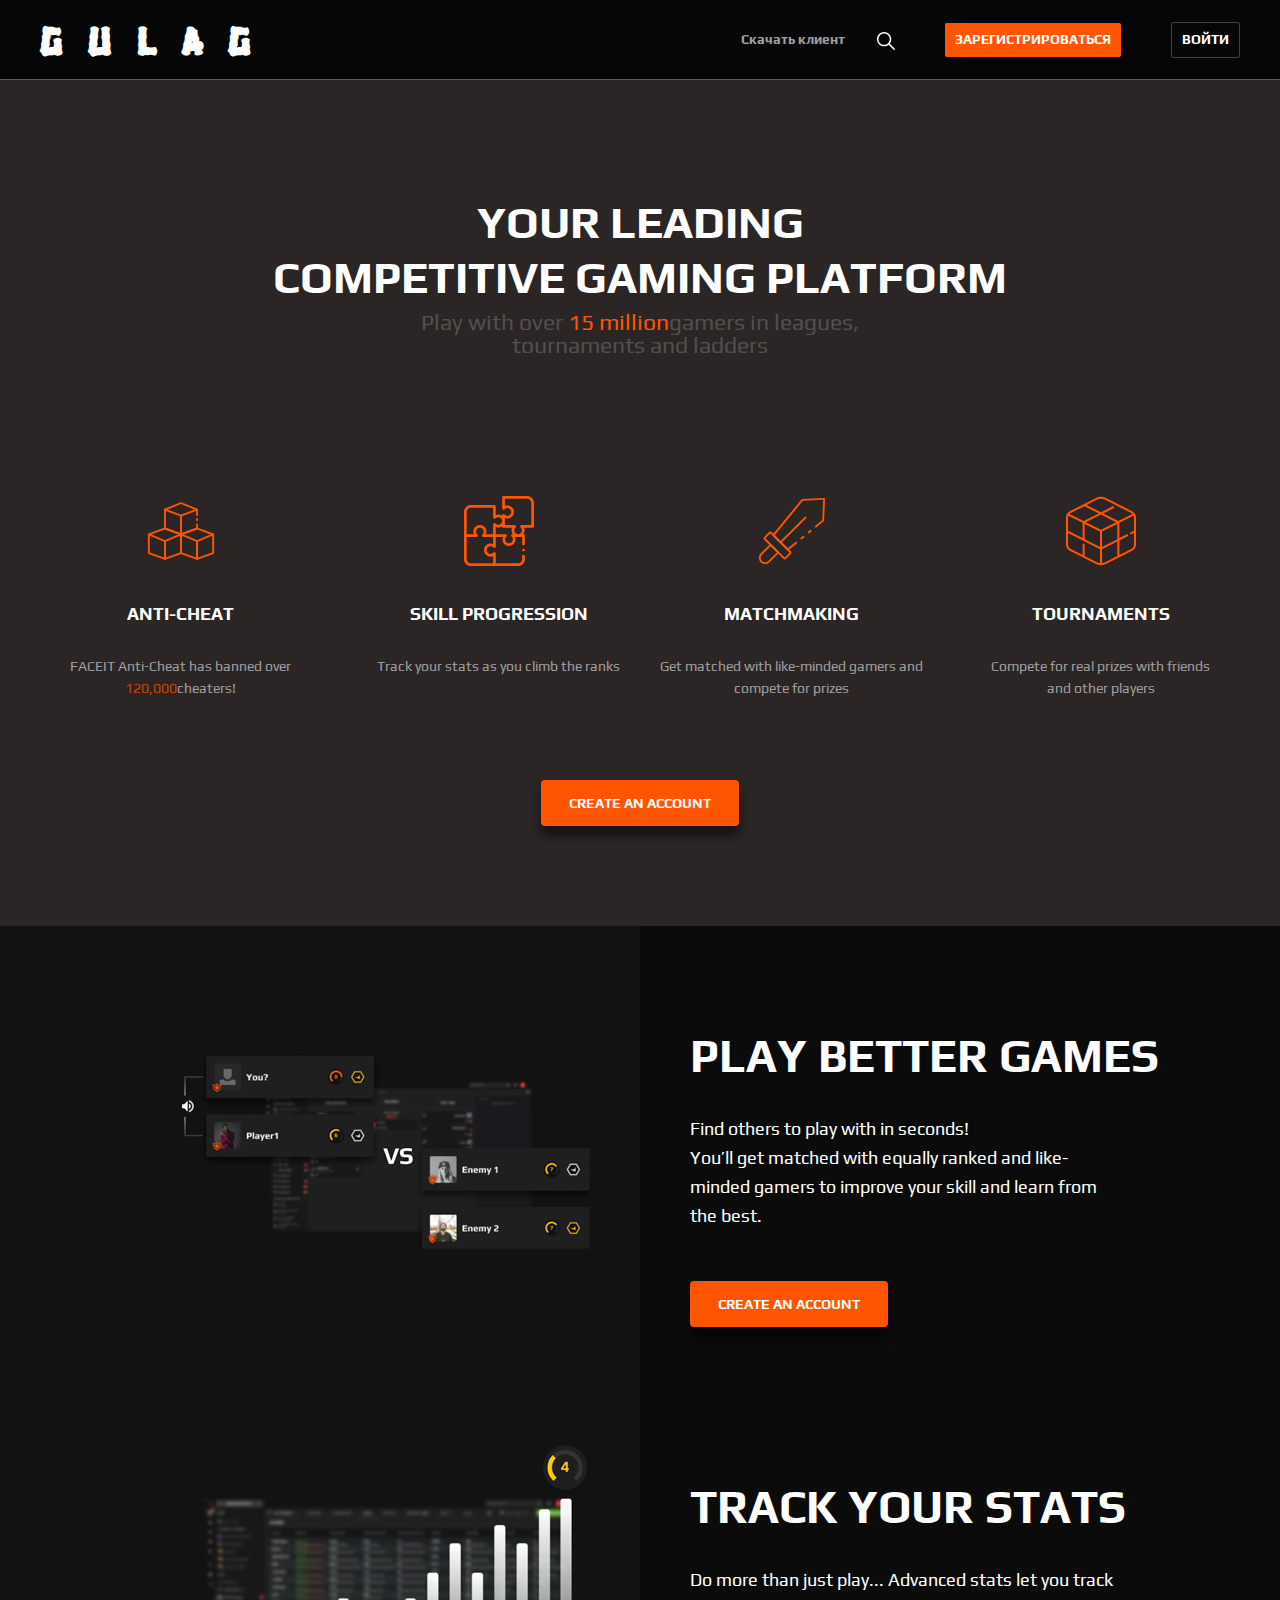
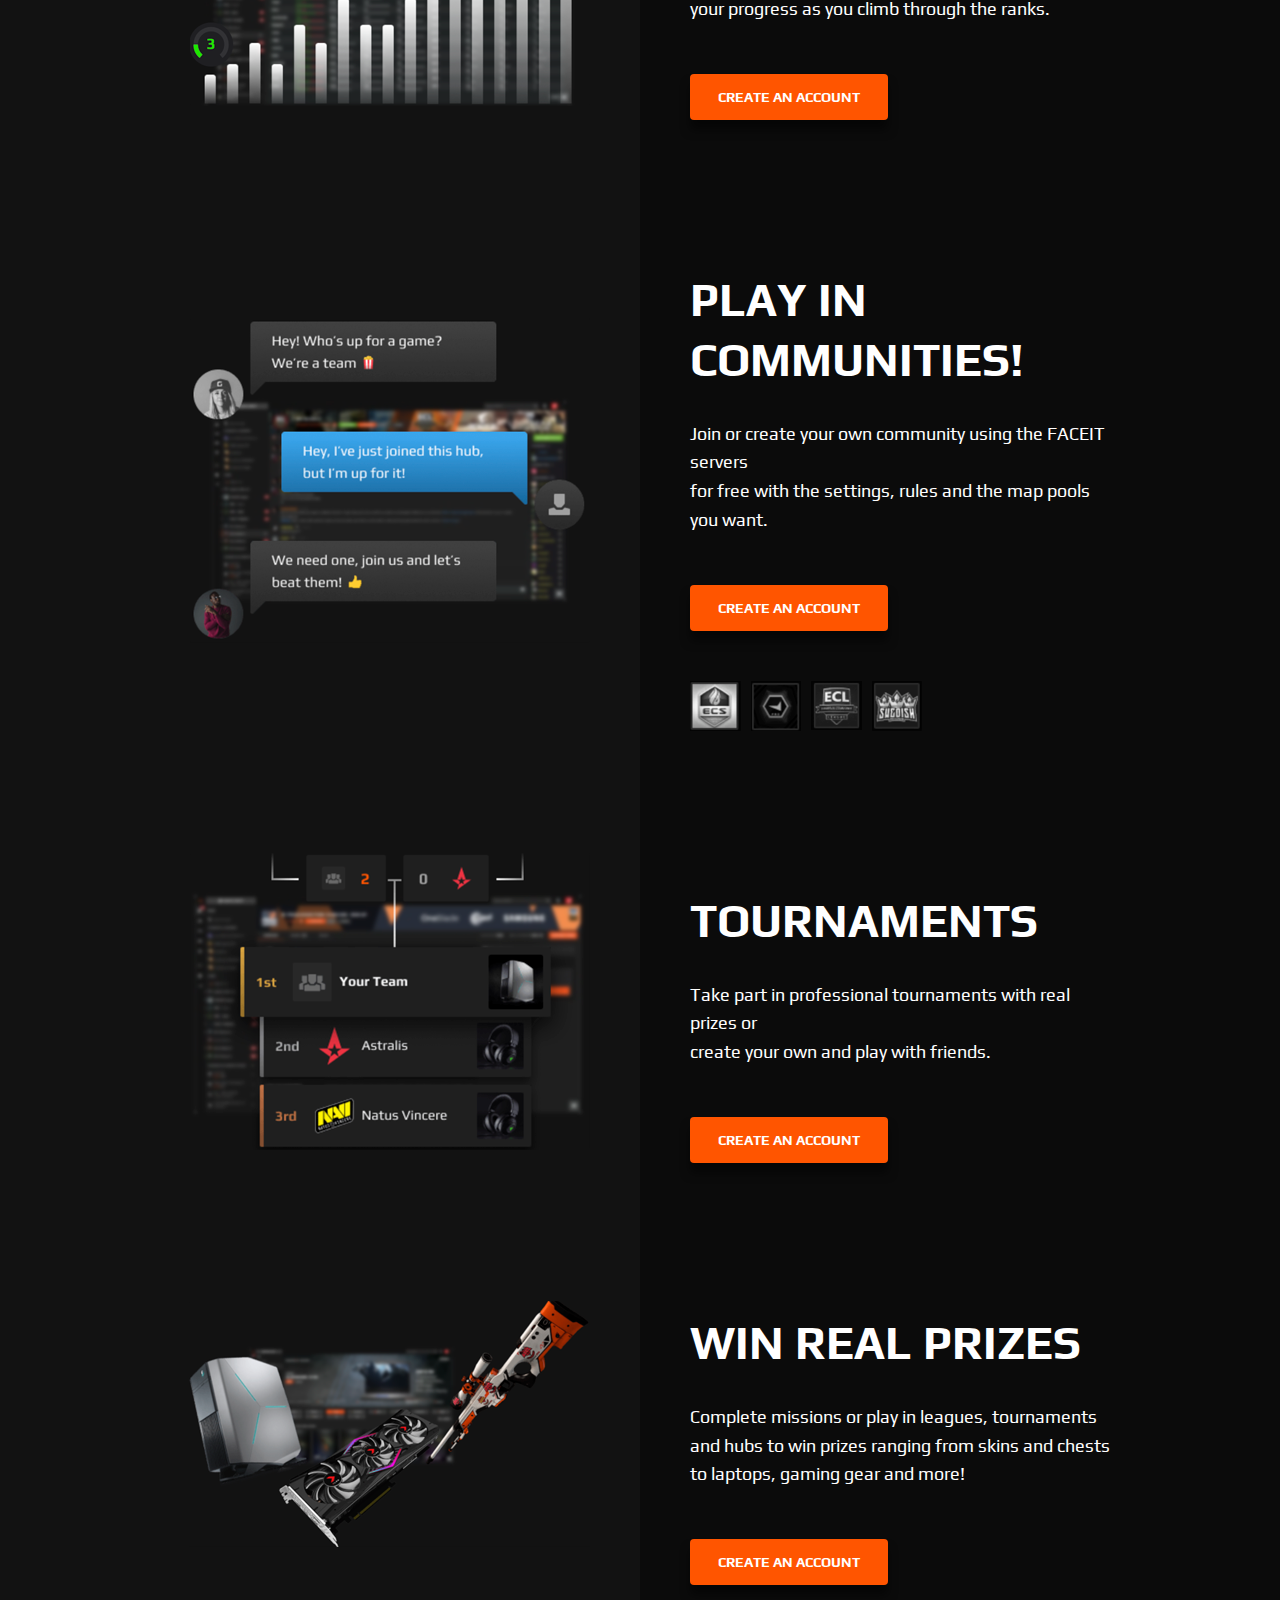
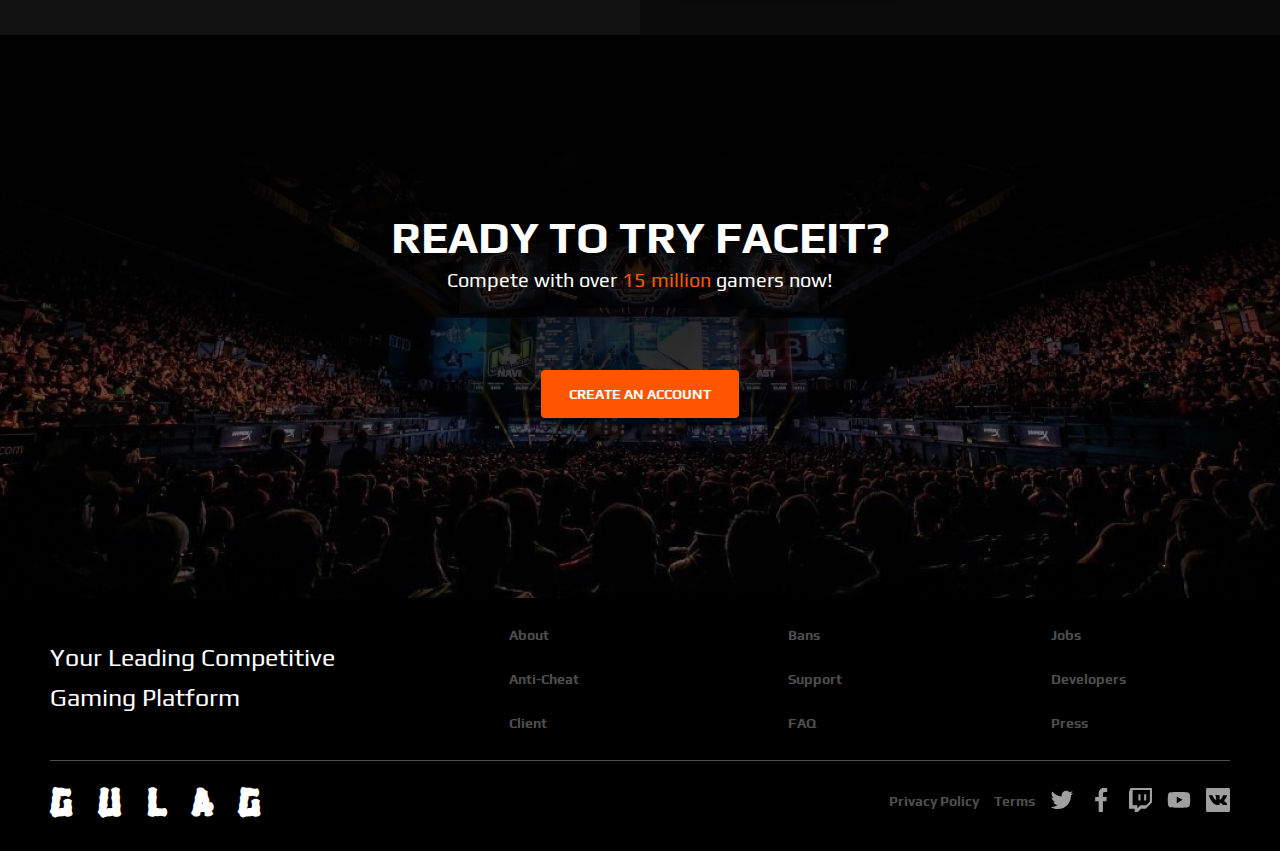
<file: index.html>
<!DOCTYPE html>
<html lang="en">

<head>
	<meta charset="UTF-8">
	<meta name="viewport" content="width=device-width, initial-scale=1.0">
	<link rel="stylesheet" type="text/css" href="css/style.css">
	<title>gulag</title>
</head>

<body>
	<div class="wraper">
		<!-- svg img -->
		<svg display="none">
			<symbol viewBox="0 0 512.005 512.005" id="search">
				<g>
					<g>
						<path
							d="M505.749,475.587l-145.6-145.6c28.203-34.837,45.184-79.104,45.184-127.317c0-111.744-90.923-202.667-202.667-202.667
						S0,90.925,0,202.669s90.923,202.667,202.667,202.667c48.213,0,92.48-16.981,127.317-45.184l145.6,145.6
						c4.16,4.16,9.621,6.251,15.083,6.251s10.923-2.091,15.083-6.251C514.091,497.411,514.091,483.928,505.749,475.587z
						 M202.667,362.669c-88.235,0-160-71.765-160-160s71.765-160,160-160s160,71.765,160,160S290.901,362.669,202.667,362.669z" />
					</g>
				</g>
			</symbol>
			<symbol viewBox="0 0 74 74" id="img01">
				<path d="m54 26.625a1 1 0 0 1 -1-1v-1.25a1 1 0 0 1 2 0v1.25a1 1 0 0 1 -1 1z" />
				<path
					d="m37 41.613a1 1 0 0 1 -1-1v-19.834a1 1 0 0 1 .654-.938l17-6.257a1 1 0 0 1 1.346.938v5.853a1 1 0 0 1 -2 0v-4.419l-15 5.521v17.7l15-5.521v-3.656a1 1 0 0 1 2 0v4.356a1 1 0 0 1 -.654.938l-17 6.257a1.015 1.015 0 0 1 -.346.062z" />
				<path
					d="m37 41.613a1.015 1.015 0 0 1 -.346-.062l-17-6.257a1 1 0 0 1 -.654-.938v-19.834a1 1 0 0 1 1.346-.938l17 6.257a1 1 0 0 1 .654.938v19.834a1 1 0 0 1 -1 1zm-16-7.955 15 5.521v-17.7l-15-5.523z" />
				<path
					d="m54 15.523a.989.989 0 0 1 -.385-.078l-16.615-6.923-16.615 6.923a1 1 0 1 1 -.77-1.845l17-7.084a1.007 1.007 0 0 1 .77 0l17 7.084a1 1 0 0 1 -.385 1.923z" />
				<path
					d="m54 67.561a1.014 1.014 0 0 1 -.346-.061l-17-6.258a1 1 0 0 1 -.654-.942v-19.687a1 1 0 0 1 1.391-.921l17 7.2a1 1 0 0 1 .609.921v18.748a1 1 0 0 1 -1 1zm-16-7.955 15 5.521v-16.647l-15-6.357z" />
				<path
					d="m54 67.561a1 1 0 0 1 -1-1v-18.743a1 1 0 0 1 .609-.921l17-7.2a1 1 0 0 1 1.391.916v19.687a1 1 0 0 1 -.654.938l-17 6.258a1.014 1.014 0 0 1 -.346.065zm1-19.081v16.647l15-5.521v-17.483z" />
				<path
					d="m71 41.613a1 1 0 0 1 -.346-.062l-16.654-6.13-16.654 6.13a1 1 0 0 1 -.692-1.877l17-6.257a1 1 0 0 1 .692 0l17 6.257a1 1 0 0 1 -.346 1.939z" />
				<path
					d="m20 67.561a1 1 0 0 1 -1-1v-18.743a1 1 0 0 1 .609-.921l17-7.2a1 1 0 0 1 1.391.916v19.687a1 1 0 0 1 -.654.938l-17 6.258a1.014 1.014 0 0 1 -.346.065zm1-19.081v16.647l15-5.521v-17.483z" />
				<path
					d="m20 67.561a1.014 1.014 0 0 1 -.346-.061l-17-6.258a1 1 0 0 1 -.654-.942v-19.687a1 1 0 0 1 1.391-.921l17 7.2a1 1 0 0 1 .609.921v18.748a1 1 0 0 1 -1 1zm-16-7.955 15 5.521v-16.647l-15-6.357z" />
				<path
					d="m37 41.613a1 1 0 0 1 -.346-.062l-16.654-6.13-16.654 6.13a1 1 0 0 1 -.692-1.877l17-6.257a1 1 0 0 1 .692 0l17 6.257a1 1 0 0 1 -.346 1.939z" />
			</symbol>
			<symbol viewBox="0 0 512 512" id="img02">
				<g id="XMLID_1631_">
					<g id="XMLID_321_">
						<path id="XMLID_347_"
							d="m462 0h-172.757c-5.523 0-10 4.477-10 10v81.444c0 4.167 2.584 7.898 6.486 9.362 3.899 1.463 8.301.356 11.044-2.783 5.738-6.567 14.037-10.03 22.749-9.519 13.936.827 25.172 11.945 26.137 25.86.545 7.859-2.094 15.337-7.431 21.057-5.343 5.727-12.596 8.88-20.423 8.88-8.052 0-15.718-3.488-21.032-9.569-2.742-3.139-7.144-4.248-11.044-2.783-3.901 1.464-6.486 5.195-6.486 9.362v2.623c-7.136-5.13-15.726-8.357-25.021-8.91-7.492-.445-14.799.83-21.465 3.629v-62.167c0-5.523-4.477-10-10-10h-172.757c-27.57 0-50 22.43-50 50v345.514c0 27.57 22.43 50 50 50h345.514c27.57 0 50-22.43 50-50v-21.378c0-5.523-4.477-10-10-10s-10 4.477-10 10v21.378c0 16.542-13.458 30-30 30h-162.757v-71.444c0-4.167-2.584-7.898-6.486-9.362-3.901-1.466-8.303-.356-11.044 2.783-5.314 6.082-12.98 9.57-21.032 9.57-7.827 0-15.08-3.154-20.423-8.88-5.337-5.72-7.977-13.199-7.432-21.058.965-13.916 12.201-25.033 26.137-25.86 8.71-.516 17.011 2.951 22.75 9.519 2.742 3.138 7.142 4.246 11.044 2.783 3.901-1.464 6.486-5.195 6.486-9.362v-71.444h52.2c-2.446 5.813-3.747 12.115-3.747 18.562 0 13.238 5.553 26.012 15.236 35.046 9.819 9.162 22.633 13.693 36.087 12.761 23.914-1.659 43.019-20.963 44.44-44.904.444-7.492-.829-14.799-3.629-21.465h52.169v51.379c0 5.523 4.477 10 10 10s10-4.477 10-10v-61.379c0-5.523-4.477-10-10-10h-.963c5.785-8.085 8.996-17.868 8.996-27.924 0-6.447-1.301-12.749-3.747-18.562h62.201c5.523 0 10-4.477 10-10v-172.759c0-27.57-22.43-50-50-50zm-442 116.486c0-16.542 13.458-30 30-30h162.757v71.444c0 4.167 2.584 7.898 6.486 9.362 3.898 1.463 8.301.355 11.044-2.783 5.737-6.566 14.033-10.035 22.749-9.519 13.935.828 25.172 11.945 26.137 25.861.545 7.859-2.094 15.337-7.432 21.058-5.343 5.726-12.596 8.88-20.423 8.88-8.052 0-15.718-3.488-21.031-9.569-2.743-3.14-7.145-4.248-11.044-2.783-3.902 1.464-6.486 5.195-6.486 9.362v71.444h-52.201c2.446-5.813 3.747-12.115 3.747-18.562 0-13.238-5.553-26.011-15.236-35.046-9.819-9.161-22.635-13.69-36.085-12.761-23.915 1.659-43.02 20.963-44.441 44.903-.445 7.492.829 14.8 3.628 21.465h-52.169zm171.292 231.297c-23.94 1.421-43.245 20.527-44.903 44.441-.933 13.451 3.599 26.267 12.76 36.085 9.035 9.683 21.809 15.236 35.046 15.236 6.447 0 12.748-1.3 18.562-3.747v52.202h-162.757c-16.542 0-30-13.458-30-30v-162.757h71.444c4.167 0 7.898-2.584 9.362-6.486s.355-8.303-2.783-11.044c-6.567-5.737-10.036-14.029-9.519-22.749.827-13.936 11.945-25.172 25.86-26.137 7.859-.544 15.337 2.094 21.058 7.432 5.726 5.343 8.88 12.596 8.88 20.423 0 8.052-3.488 15.718-9.569 21.031-3.138 2.742-4.247 7.143-2.783 11.044 1.464 3.902 5.195 6.486 9.362 6.486h71.444v52.169c-6.665-2.801-13.973-4.077-21.464-3.629zm156.198-51.009c6.566 5.737 10.036 14.029 9.519 22.749-.827 13.935-11.945 25.171-25.86 26.137-7.858.541-15.338-2.094-21.058-7.432-5.727-5.343-8.88-12.596-8.88-20.423 0-8.052 3.488-15.718 9.569-21.032 3.138-2.742 4.247-7.143 2.783-11.044s-5.195-6.486-9.362-6.486h-71.443v-52.2c5.813 2.446 12.115 3.747 18.562 3.747 10.056 0 19.84-3.211 27.924-8.996v.964c0 5.523 4.477 10 10 10h62.169c-2.8 6.666-4.073 13.973-3.629 21.465.552 9.296 3.779 17.885 8.909 25.021h-2.623c-4.167 0-7.898 2.584-9.362 6.486-1.465 3.901-.356 8.302 2.782 11.044zm144.51-84.017h-71.443c-4.167 0-7.898 2.584-9.362 6.486-1.464 3.901-.355 8.302 2.783 11.044 6.082 5.313 9.569 12.979 9.569 21.031 0 7.827-3.154 15.08-8.88 20.423-5.72 5.337-13.199 7.977-21.058 7.432-13.916-.965-25.033-12.202-25.86-26.137-.518-8.72 2.952-17.012 9.518-22.75 3.138-2.742 4.247-7.143 2.783-11.044s-5.195-6.486-9.362-6.486h-71.443v-52.201c5.813 2.446 12.115 3.747 18.562 3.747 13.238 0 26.012-5.553 35.046-15.236 9.162-9.819 13.693-22.634 12.76-36.085-1.659-23.915-20.963-43.02-44.903-44.441-7.495-.446-14.8.829-21.465 3.629v-52.169h162.755c16.542 0 30 13.458 30 30z" />
						<path id="XMLID_351_"
							d="m435.51 385.62c-2.63 0-5.21 1.07-7.07 2.93s-2.93 4.44-2.93 7.07 1.07 5.21 2.93 7.07 4.44 2.93 7.07 2.93 5.21-1.07 7.07-2.93c1.87-1.86 2.93-4.44 2.93-7.07s-1.06-5.21-2.93-7.07c-1.86-1.86-4.43-2.93-7.07-2.93z" />
					</g>
				</g>
			</symbol>
			<symbol viewBox="0 0 74 74" id="img03">
				<path
					d="m46.8 45.93a1 1 0 0 1 -.631-1.776l2.29-1.861a1 1 0 0 1 1.261 1.553l-2.29 1.861a1 1 0 0 1 -.63.223z" />
				<path
					d="m32.55 57.61a1 1 0 0 1 -.707-.293l-15.16-15.16a1 1 0 0 1 -.066-1.341l30.6-37.36a1 1 0 0 1 .726-.365l23.01-1.091a1.031 1.031 0 0 1 .754.292 1 1 0 0 1 .293.755l-1.09 23.01a1 1 0 0 1 -.365.726l-7.65 6.27a1 1 0 1 1 -1.268-1.547l7.306-5.988 1.016-21.467-21.467 1.017-29.745 36.315 13.88 13.879 8.109-6.645a1 1 0 0 1 1.268 1.547l-8.81 7.219a1 1 0 0 1 -.634.227z" />
				<path
					d="m54.53 39.61a1 1 0 0 1 -.633-1.775l2.291-1.869a1 1 0 0 1 1.264 1.549l-2.29 1.869a.992.992 0 0 1 -.632.226z" />
				<path
					d="m29.31 67.055a2.075 2.075 0 0 1 -1.474-.61l-20.281-20.281a2.086 2.086 0 0 1 0-2.948l5.035-5.035a2.134 2.134 0 0 1 2.949 0l20.28 20.281a2.083 2.083 0 0 1 0 2.948l-5.035 5.035a2.077 2.077 0 0 1 -1.474.61zm-15.246-27.481a.09.09 0 0 0 -.064.026l-5.031 5.03a.085.085 0 0 0 0 .12l20.281 20.281a.084.084 0 0 0 .12 0l5.035-5.031a.1.1 0 0 0 0-.12l-20.281-20.28a.086.086 0 0 0 -.06-.026z" />
				<path
					d="m8.656 72a6.655 6.655 0 0 1 -4.706-11.362l9.75-9.747a1.029 1.029 0 0 1 1.414 0l8 8a1 1 0 0 1 0 1.414l-9.752 9.745a6.608 6.608 0 0 1 -4.706 1.95zm5.744-18.988-9.039 9.04a4.656 4.656 0 1 0 6.584 6.584l9.04-9.039z" />
				<path
					d="m24.972 50.028a1 1 0 0 1 -.707-1.707l26.335-26.332a1 1 0 1 1 1.411 1.411l-26.332 26.335a1 1 0 0 1 -.707.293z" />
			</symbol>
			<symbol viewBox="0 -5 512 511" id="img04">
				<path
					d="m483.621094 105.785156-190.953125-96.578125c-22.960938-11.609375-50.375-11.609375-73.335938 0l-190.953125 96.578125c-8.304687 4.199219-28.378906 19.265625-28.378906 46.15625v196.976563c0 19.617187 10.875 37.300781 28.378906 46.15625l97.261719 49.191406h.007813l93.683593 47.382813c5.652344 2.859374 21.160157 8.972656 36.667969 8.972656s31.015625-6.113282 36.667969-8.972656l190.953125-96.574219c17.503906-8.855469 28.378906-26.539063 28.378906-46.15625v-196.976563c0-27.769531-20.074219-41.957031-28.378906-46.15625zm-257.519532-83.191406c18.722657-9.464844 41.074219-9.464844 59.796876 0l190.953124 96.574219c3.371094 1.707031 6.449219 3.921875 9.128907 6.546875l-103.019531 52.101562-110.339844-55.804687 75.976562-38.425781c3.695313-1.871094 5.175782-6.382813 3.304688-10.078126-1.867188-3.695312-6.382813-5.179687-10.074219-3.308593l-85.824219 43.40625-104.929687-53.066407zm37.398438 344.054688v-111.609376l111.972656-56.625v111.605469zm-248.5-214.707032c0-4.710937.921875-9.332031 2.652344-13.652344l103.875 52.53125v111.609376l-106.527344-53.875zm241 90.082032-110.339844-55.804688 110.34375-55.804688 110.339844 55.808594zm-119.472656-43.613282 111.972656 56.628906v111.609376l-111.972656-56.628907zm-101.378906-79.242187 99.308593-50.226563 104.925781 53.070313-110.339843 55.804687-103.023438-52.105468c2.679688-2.625 5.757813-4.835938 9.128907-6.542969zm101.378906 313.792969v-82.800782c0-4.140625-3.359375-7.5-7.5-7.5-4.144532 0-7.5 3.359375-7.5 7.5v75.214844l-86.378906-43.6875c-12.425782-6.285156-20.148438-18.84375-20.148438-32.769531v-83.550781l233.5 118.09375v101.503906c-7.78125-.894532-15.410156-3.167969-22.398438-6.703125zm149.371094 45.300781c-6.988282 3.535156-14.613282 5.804687-22.394532 6.699219v-101.503907l111.96875-56.628906v106.132813zm211.101562-129.34375c0 13.925781-7.722656 26.484375-20.148438 32.769531l-86.378906 43.6875v-106.132812l60.976563-30.839844c3.695312-1.867188 5.175781-6.378906 3.308593-10.078125-1.871093-3.695313-6.386718-5.175781-10.078124-3.308594l-54.203126 27.414063v-111.601563l103.875-52.535156c1.730469 4.324219 2.648438 8.941406 2.648438 13.648437v96.613282l-25.382812 12.839843c-3.695313 1.867188-5.175782 6.378907-3.308594 10.078125 1.871094 3.695313 6.386718 5.175782 10.078125 3.304688l18.613281-9.410156zm0 0" />
			</symbol>
			<symbol viewBox="0 0 24 24" id="facebook">
				<path
					d="m15.997 3.985h2.191v-3.816c-.378-.052-1.678-.169-3.192-.169-3.159 0-5.323 1.987-5.323 5.639v3.361h-3.486v4.266h3.486v10.734h4.274v-10.733h3.345l.531-4.266h-3.877v-2.939c.001-1.233.333-2.077 2.051-2.077z" />
			</symbol>
			<symbol viewBox="0 0 24 24" id="twitch">
				<path
					d="m.975 4.175v16.694h5.749v3.131h3.139l3.134-3.132h4.705l6.274-6.258v-14.61h-21.434zm3.658-2.09h17.252v11.479l-3.66 3.652h-5.751l-3.134 3.127v-3.127h-4.707z" />
				<path d="m10.385 6.262h2.09v6.26h-2.09z" />
				<path d="m16.133 6.262h2.091v6.26h-2.091z" />
			</symbol>
			<symbol viewBox="-21 -81 681.33464 681" id="twitter">
				<path
					d="m200.964844 515.292969c241.050781 0 372.871094-199.703125 372.871094-372.871094 0-5.671875-.117188-11.320313-.371094-16.9375 25.585937-18.5 47.824218-41.585937 65.371094-67.863281-23.480469 10.441406-48.753907 17.460937-75.257813 20.636718 27.054687-16.230468 47.828125-41.894531 57.625-72.488281-25.320313 15.011719-53.363281 25.917969-83.214844 31.808594-23.914062-25.472656-57.964843-41.402344-95.664062-41.402344-72.367188 0-131.058594 58.6875-131.058594 131.03125 0 10.289063 1.152344 20.289063 3.398437 29.882813-108.917968-5.480469-205.503906-57.625-270.132812-136.921875-11.25 19.363281-17.742188 41.863281-17.742188 65.871093 0 45.460938 23.136719 85.605469 58.316407 109.082032-21.5-.660156-41.695313-6.5625-59.351563-16.386719-.019531.550781-.019531 1.085937-.019531 1.671875 0 63.46875 45.171875 116.460938 105.144531 128.46875-11.015625 2.996094-22.605468 4.609375-34.558594 4.609375-8.429687 0-16.648437-.828125-24.632812-2.363281 16.683594 52.070312 65.066406 89.960937 122.425781 91.023437-44.855469 35.15625-101.359375 56.097657-162.769531 56.097657-10.5625 0-21.003906-.605469-31.2617188-1.816407 57.9999998 37.175781 126.8710938 58.871094 200.8867188 58.871094" />
			</symbol>
			<symbol viewBox="0 0 14.171 14.171" id="vk">
				<g>
					<path d="M13.268,0H0.905C0.405,0,0,0.405,0,0.904v12.363c0,0.499,0.405,0.904,0.905,0.904h12.362
					c0.499,0,0.904-0.405,0.904-0.904V0.904C14.172,0.404,13.767,0,13.268,0z M11.755,8.635c0.259,0.264,0.821,0.707,0.719,1.158
					c-0.094,0.414-0.712,0.263-1.312,0.287c-0.685,0.029-1.091,0.044-1.503-0.287C9.465,9.636,9.351,9.45,9.165,9.242
					C8.996,9.054,8.783,8.717,8.493,8.73C7.972,8.756,8.135,9.482,7.95,9.977c-2.896,0.456-4.059-1.333-5.085-3.069
					C2.368,6.067,1.65,4.261,1.65,4.261l2.048-0.007c0,0,0.657,1.195,0.831,1.503c0.148,0.262,0.311,0.47,0.479,0.704
					c0.141,0.194,0.364,0.574,0.608,0.543c0.397-0.051,0.469-1.591,0.223-2.107C5.741,4.688,5.506,4.615,5.263,4.544
					C5.345,4.026,7.56,3.918,7.918,4.32c0.52,0.584-0.36,2.21,0.352,2.684c1-0.524,1.854-2.718,1.854-2.718l2.398,0.015
					c0,0-0.375,1.186-0.768,1.712c-0.229,0.308-0.989,0.994-0.959,1.503C10.819,7.919,11.437,8.311,11.755,8.635z" />
				</g>
			</symbol>
			<symbol viewBox="-21 -117 682.66672 682" id="youtube">
				<path
					d="m626.8125 64.035156c-7.375-27.417968-28.992188-49.03125-56.40625-56.414062-50.082031-13.703125-250.414062-13.703125-250.414062-13.703125s-200.324219 0-250.40625 13.183593c-26.886719 7.375-49.03125 29.519532-56.40625 56.933594-13.179688 50.078125-13.179688 153.933594-13.179688 153.933594s0 104.378906 13.179688 153.933594c7.382812 27.414062 28.992187 49.027344 56.410156 56.410156 50.605468 13.707031 250.410156 13.707031 250.410156 13.707031s200.324219 0 250.40625-13.183593c27.417969-7.378907 49.03125-28.992188 56.414062-56.40625 13.175782-50.082032 13.175782-153.933594 13.175782-153.933594s.527344-104.382813-13.183594-154.460938zm-370.601562 249.878906v-191.890624l166.585937 95.945312zm0 0" />
			</symbol>
			<symbol viewBox="0 0 488.85 488.85" id="eye__password">
				<g>
					<path d="M244.425,98.725c-93.4,0-178.1,51.1-240.6,134.1c-5.1,6.8-5.1,16.3,0,23.1c62.5,83.1,147.2,134.2,240.6,134.2
						s178.1-51.1,240.6-134.1c5.1-6.8,5.1-16.3,0-23.1C422.525,149.825,337.825,98.725,244.425,98.725z M251.125,347.025
						c-62,3.9-113.2-47.2-109.3-109.3c3.2-51.2,44.7-92.7,95.9-95.9c62-3.9,113.2,47.2,109.3,109.3
						C343.725,302.225,302.225,343.725,251.125,347.025z M248.025,299.625c-33.4,2.1-61-25.4-58.8-58.8c1.7-27.6,24.1-49.9,51.7-51.7
						c33.4-2.1,61,25.4,58.8,58.8C297.925,275.625,275.525,297.925,248.025,299.625z" />
				</g>
			</symbol>
		</svg>
		<header>
			<div class="header__conteiner">
				<div class="menu__burger burger" id="menu__burger">
					<span class="span__up"></span>
					<span class="span__midle"></span>
					<span class="span__down"></span>
				</div>
				<div class="header__content">
					<div class="header__logo logo">
						<a href="#">GULAG</a>
					</div>
					<div class="header__meny" id="header__meny">
						<!-- button to download client -->
						<div class="header__client">
							<a class="download__client" href="#">Скачать клиент</a>
						</div>
						<!-- button search -->
						<div class="header__search" id="header__search">
							<svg class="search__icon" id="search__icon">
								<use xlink:href="#search"></use>
							</svg>
							<form class="header__form" action="#" id="header__form">
								<input type="text" placeholder="Search">
							</form>
						</div>
						<!-- button register -->
						<div class="header__register">
							<a href="#popup__registretion" class="btn__register popup-link">
								ЗАРЕГИСТРИРОВАТЬСЯ
							</a>
						</div>
						<!-- button logine -->
						<div class="header__login">
							<a href="#popup__login" class="btn__login popup-link">
								ВОЙТИ
							</a>
						</div>
					</div>
				</div>
			</div>
		</header>
		<section class="start__content">
			<div class='conteiner'>
				<!-- header ttile block -->
				<div class="header__title">
					<h1 class="title title">YOUR LEADING</h1>
					<h2 class="sub__title">COMPETITIVE GAMING PLATFORM</h2>
					<p class="subsub__title">Play with over <span>15 million</span>gamers in leagues, <br> tournaments
						and
						ladders</p>
				</div>
				<!-- header info blok -->
				<div class="header__info">
					<div class="header__cards">
						<div class="header__cards-Grup">
							<!-- first card -->
							<div class="info__body card__info">
								<div class="card__info-img">
									<svg id="search__icon">
										<use xlink:href="#img01"></use>
									</svg>
								</div>
								<div class="card__info-title">
									ANTI-CHEAT
								</div>
								<div class="card__info-subtitle">
									<p>FACEIT Anti-Cheat has banned over <br> <span>120,000</span>cheaters!</p>
								</div>
							</div>
							<!-- second card -->
							<div class="info__body card__info">
								<div class="card__info-img">
									<svg id="search__icon">
										<use xlink:href="#img02"></use>
									</svg>
								</div>
								<div class="card__info-title">
									SKILL PROGRESSION
								</div>
								<div class="card__info-subtitle">
									<p>Track your stats as you climb the ranks</p>
								</div>
							</div>
						</div>
						<div class="header__cards-Grup">
							<!-- third card -->
							<div class="info__body card__info">
								<div class="card__info-img">
									<svg id="search__icon">
										<use xlink:href="#img03"></use>
									</svg>
								</div>
								<div class="card__info-title">
									MATCHMAKING
								</div>
								<div class="card__info-subtitle">
									<p>Get matched with like-minded gamers and <br> compete for prizes</p>
								</div>
							</div>
							<!-- fourth card -->
							<div class="info__body card__info">
								<div class="card__info-img">
									<svg id="search__icon">
										<use xlink:href="#img04"></use>
									</svg>
								</div>
								<div class="card__info-title">
									TOURNAMENTS
								</div>
								<div class="card__info-subtitle">
									<p>Compete for real prizes with friends <br> and other players</p>
								</div>
							</div>
						</div>
					</div>
					<div class="header__info-btn create-btn">
						<a href="#popup__registretion" class="popup-link">Create an account</a>
					</div>
				</div>
			</div>
		</section>
		<section class="offers">
			<!-- Flex container -->
			<div class="offers__allbox">
				<!-- first card -->
				<div class="offers__card card__offer">
					<!-- Left card side -->
					<div class="card__offer-left">
						<div class="card__offer-img">
							<img src="img/offers/01.png" alt="warzone">
						</div>
					</div>
					<!-- Right card side -->
					<div class="card__offer-right">
						<div class="offers__title">
							<h2>PLAY BETTER GAMES</h2>
							<p>Find others to play with in seconds! <br>
								You’ll get matched with equally ranked and like-minded gamers to improve your skill and
								learn from the best.</p>
						</div>
						<div class="offers__btn-create create-btn">
							<a href="#popup__registretion" class="popup-link">Create an account</a>
						</div>
					</div>
				</div>
				<!-- Second card -->
				<div class="offers__card second__offer">
					<!-- Left card side -->
					<div class="card__offer-left">
						<div class="card__offer-img">
							<img src="img/offers/02.png" alt="warzone">
						</div>
					</div>
					<!-- Right card side -->
					<div class="card__offer-right">
						<div class="offers__title">
							<h2>TRACK YOUR STATS</h2>
							<p>Do more than just play... Advanced stats let you track your progress as you climb through
								the ranks.</p>
						</div>
						<div class="offers__btn-create create-btn">
							<a href="#popup__registretion" class="popup-link">Create an account</a>
						</div>
					</div>
				</div>
				<!-- thirst card -->
				<div class="offers__card thirst__offer">
					<!-- Left card side -->
					<div class="card__offer-left">
						<div class="card__offer-img">
							<img src="img/offers/03.png" alt="warzone">
						</div>
					</div>
					<!-- Right card side -->
					<div class="card__offer-right">
						<div class="offers__title">
							<h2>PLAY IN <br> COMMUNITIES!</h2>
							<p>Join or create your own community using the FACEIT servers <br> for free with the
								settings,
								rules and the map pools <br> you want.</p>
						</div>
						<div class="offers__btn-create create-btn">
							<a href="#popup__registretion" class="popup-link">Create an account</a>
						</div>
						<div class="offers__communities communities">
							<div class="communities__card">
								<img src="img/communities/01.png" alt="communities1">
							</div>
							<div class="communities__card">
								<img src="img/communities/02.png" alt="communities2">
							</div>
							<div class="communities__card">
								<img src="img/communities/03.png" alt="communities3">
							</div>
							<div class="communities__card">
								<img src="img/communities/04.png" alt="communities4">
							</div>
						</div>
					</div>
				</div>
				<!-- Fouth card -->
				<div class="offers__card fouth__offer">
					<!-- Left card side -->
					<div class="card__offer-left">
						<div class="card__offer-img">
							<img src="img/offers/04.png" alt="warzone">
						</div>
					</div>
					<!-- Right card side -->
					<div class="card__offer-right">
						<div class="offers__title">
							<h2>TOURNAMENTS</h2>
							<p>Take part in professional tournaments with real prizes or <br> create your own and play
								with friends.</p>
						</div>
						<div class="offers__btn-create create-btn">
							<a href="#popup__registretion" class="popup-link">Create an account</a>
						</div>
					</div>
				</div>
				<!-- Fifth card -->
				<div class="offers__card fifth__offer">
					<!-- Left card side -->
					<div class="card__offer-left">
						<div class="card__offer-img">
							<img src="img/offers/05.png" alt="warzone">
						</div>
					</div>
					<!-- Right card side -->
					<div class="card__offer-right">
						<div class="offers__title">
							<h2>WIN REAL PRIZES</h2>
							<p>Complete missions or play in leagues, tournaments and hubs to win prizes ranging
								from skins and chests to laptops,
								gaming gear and more!</p>
						</div>
						<div class="offers__btn-create create-btn">
							<a href="#popup__registretion" class="popup-link">Create an account</a>
						</div>
					</div>
				</div>
			</div>
		</section>
		<section class="ready">
			<div class='conteiner'>
				<h2 class="ready__title title">READY TO TRY FACEIT?</h2>
				<p class="ready__sub subsub__title">Compete with over <span>15 million</span> gamers now!</p>
				<div class="ready-btn create-btn">
					<button>Create an account</button>
				</div>
			</div>
		</section>
		<footer class="footer">
			<div class="conteiner">
				<div class="footer__content-up">
					<div class="footer__title">
						<h2>Your Leading Competitive Gaming Platform</h2>
					</div>
					<div class="footer__menu">
						<div class="footer__card-menu">
							<nav>
								<ul>
									<li><a href="#">About</a></li>
									<li><a href="#">Anti-Cheat</a></li>
									<li><a href="#">Client</a></li>
								</ul>
							</nav>
						</div>
						<div class="footer__card-menu">
							<nav>
								<ul>
									<li><a href="#">Bans</a></li>
									<li><a href="#">Support</a></li>
									<li><a href="#">FAQ</a></li>
								</ul>
							</nav>
						</div>
						<div class="footer__card-menu">
							<nav>
								<ul>
									<li><a href="#">Jobs</a></li>
									<li><a href="#">Developers</a></li>
									<li><a href="#">Press</a></li>
								</ul>
							</nav>
						</div>
					</div>
				</div>
				<!-- ?? footer__content-bottom -->
				<div class="footer__content-bottom">
					<div class="footer__logo logo">
						<a href="#">GULAG</a>
					</div>
					<div class="footer__political">
						<nav>
							<ul>
								<li><a href="#">Privacy Policy</a></li>
								<li><a href="#">Terms</a></li>
								<li><a href="#">
										<svg>
											<use xlink:href="#twitter"></use>
										</svg>
									</a>
								</li>
								<li><a href="#">
										<svg>
											<use xlink:href="#facebook"></use>
										</svg>
									</a>
								</li>
								<li><a href="#">
										<svg>
											<use xlink:href="#twitch"></use>
										</svg>
									</a>
								</li>
								<li><a href="#">
										<svg>
											<use xlink:href="#youtube"></use>
										</svg>
									</a>
								</li>
								<li><a href="#">
										<svg class="footer__vk">
											<use xlink:href="#vk"></use>
										</svg>
									</a>
								</li>
							</ul>
						</nav>
					</div>
				</div>
			</div>
		</footer>
		<!-- popup Registration -->
		<div class="popup__registretion popup" id="popup__registretion">
			<div class="popup__body">
				<div class="popup__content">
					<div class="popup__header">
						<h2>SIGN UP</h2>
						<span class="popup__close-left close-popup"></span>
						<span class="popup__close-right close-popup"></span>
					</div>
					<div class="popup__info">
						<div class="popup__info-content">
							<div class="popup_form">
								<form action="text">
									<label for="">Email address</label>
									<input type="text" placeholder="Enter your email">
									<label for="">Activision battle tag</label>
									<input type="text" placeholder="Enter battle tag">
									<div class="popup__info-password">
										<label for="">Password</label>
										<input type="password" placeholder="Enter your password">
										<svg class="eye__password">
											<use xlink:href="#eye__password"></use>
										</svg>
									</div>
									<div class="popup__info-password">
										<label for="">Confirm your password</label>
										<input type="password" placeholder="Confirm your password">
										<svg class="eye__password">
											<use xlink:href="#eye__password"></use>
										</svg>
									</div>
									<div class="popup__btn create-btn">
										<button> SIGN UP AND PLAY!</button>
									</div>
								</form>
							</div>
						</div>
						<div class="popup__police">
							<span>By signing up to our service, you agree to our <a href="">Terms & Conditions</a> and
								<a href="#">Privacy Policy</a></span>
						</div>
					</div>
					<div class="popup__footer">
						<div class="popup__footer-text">
							<span>Already registered?</span>
						</div>
						<div class="popup__footer-btn create-btn">
							<button>LOGIN NOW</button>
						</div>
					</div>
				</div>
			</div>
		</div>
		<!-- popup Login-->
		<div class="popup__login popup" id="popup__login">
			<div class="popup__body">
				<div class="popup__content">
					<div class="popup__header">
						<h2>LOGIN</h2>
						<span class="popup__close-left close-popup"></span>
						<span class="popup__close-right close-popup"></span>
					</div>
					<div class="popup__info">
						<div class="popup__info-content">
							<div class="popup_form">
								<form action="text">
									<label for="">Email address</label>
									<input type="text" placeholder="Enter your email">
									<div class="popup__info-password">
										<label for="">Password</label>
										<input type="password" placeholder="Enter your password">
										<svg class="eye__password">
											<use xlink:href="#eye__password"></use>
										</svg>
									</div>
									<a href="#" class="fogot__password">Forgot your
										password?</a>
									<div class="popup__btn create-btn">
										<button> LOGIN WITH EMAIL</button>
									</div>
								</form>
							</div>
						</div>
						<div class="popup__police">
							<span>By signing up to our service, you agree to our <a href="">Terms & Conditions</a> and
								<a href="#">Privacy Policy</a></span>
						</div>
					</div>
					<div class="popup__footer">
						<div class="popup__footer-text">
							<span>Already registered?</span>
						</div>
						<div class="popup__footer-btn create-btn">
							<button>LOGIN NOW</button>
						</div>
					</div>
				</div>
			</div>
		</div>
	</div>
	<!-- Подклюаем JS-->
	<script src="js/main.js"></script>
	<script src="js/popups.js"></script>
</body>

</html>
</file>
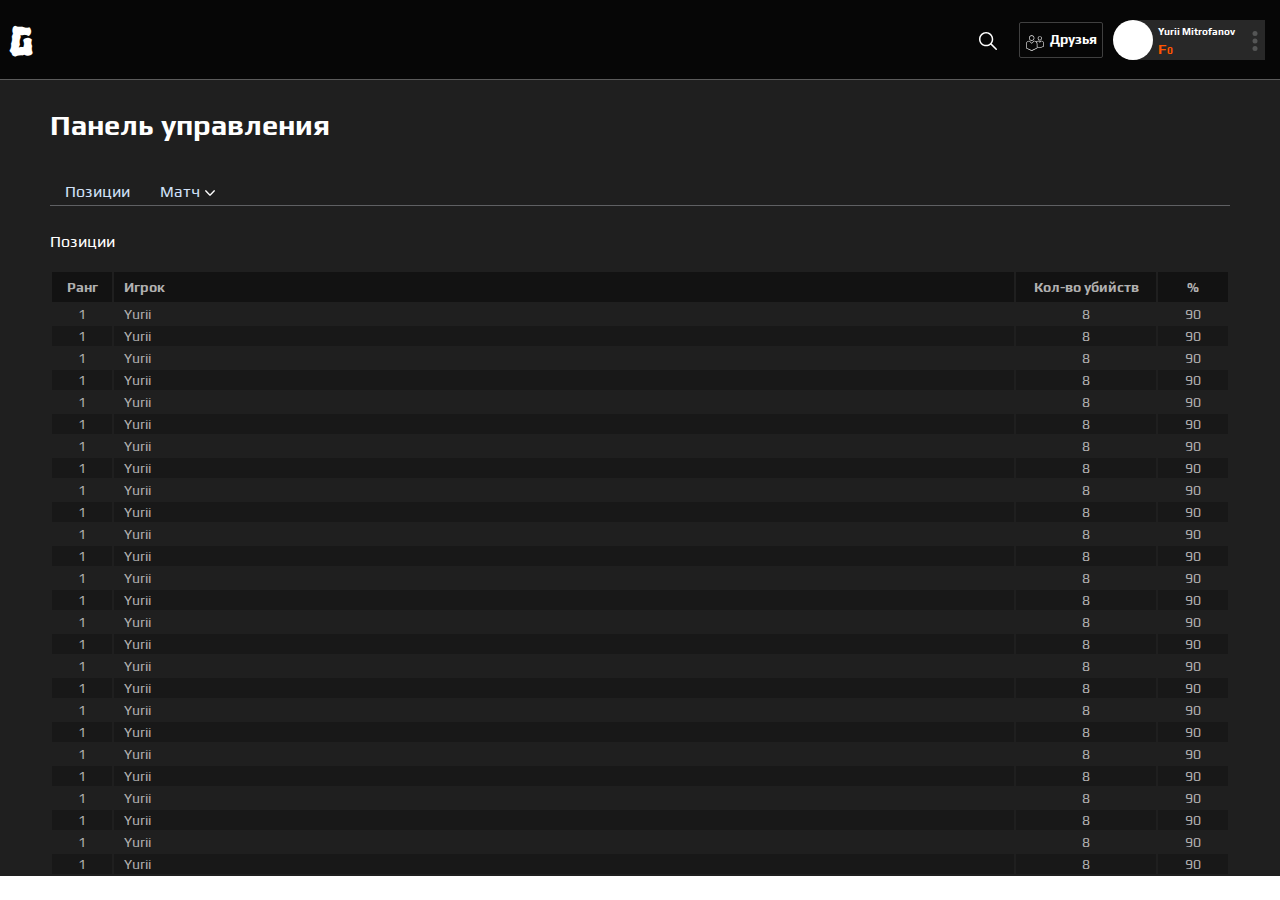
<file: dashboard.html>
<!DOCTYPE html>
<html lang="en">

<head>
    <meta charset="UTF-8">
    <meta name="viewport" content="width=device-width, initial-scale=1.0">
    <link rel="stylesheet" type="text/css" href="css/style.css">
    <title>dashboard</title>
</head>

<body>
    <svg display="none">
        <symbol viewBox="0 0 512.005 512.005" id="search">
            <g>
                <g>
                    <path
                        d="M505.749,475.587l-145.6-145.6c28.203-34.837,45.184-79.104,45.184-127.317c0-111.744-90.923-202.667-202.667-202.667
        						S0,90.925,0,202.669s90.923,202.667,202.667,202.667c48.213,0,92.48-16.981,127.317-45.184l145.6,145.6
        						c4.16,4.16,9.621,6.251,15.083,6.251s10.923-2.091,15.083-6.251C514.091,497.411,514.091,483.928,505.749,475.587z
        						 M202.667,362.669c-88.235,0-160-71.765-160-160s71.765-160,160-160s160,71.765,160,160S290.901,362.669,202.667,362.669z" />
                </g>
            </g>
        </symbol>
        <symbol viewBox="0 -34 480.0002 480" id="friends">
            <path
                d="m152 144c39.765625 0 72-32.234375 72-72s-32.234375-72-72-72-72 32.234375-72 72c.042969 39.746094 32.253906 71.957031 72 72zm0-128c30.929688 0 56 25.070312 56 56s-25.070312 56-56 56-56-25.070312-56-56c.039062-30.910156 25.089844-55.960938 56-56zm0 0" />
            <path
                d="m368 136c30.929688 0 56-25.070312 56-56s-25.070312-56-56-56-56 25.070312-56 56c.039062 30.910156 25.089844 55.960938 56 56zm0-96c22.089844 0 40 17.910156 40 40s-17.910156 40-40 40-40-17.910156-40-40c.027344-22.082031 17.917969-39.972656 40-40zm0 0" />
            <path
                d="m408 144h-8c-2.121094 0-4.15625.84375-5.65625 2.34375l-26.398438 26.398438-26.816406-26.398438c-1.492187-1.472656-3.503906-2.300781-5.601562-2.304688h-7.527344c-20.054688.035157-39.1875 8.425782-52.800781 23.152344-16.046875-15.003906-37.230469-23.304687-59.199219-23.191406-2.121094 0-4.15625.84375-5.65625 2.34375l-58.34375 58.34375-58.34375-58.34375c-1.5-1.5-3.535156-2.34375-5.65625-2.34375-48.574219.066406-87.9335938 39.425781-88 88v101.601562c-.00390625 9.496094 5.589844 18.101563 14.273438 21.949219l121.511718 53.992188c10.316406 4.605469 22.105469 4.605469 32.421875 0l121.519531-54c8.679688-3.847657 14.273438-12.449219 14.273438-21.941407v-13.511718l56.921875 22.117187c2.238281.691407 4.570313 1.046875 6.917969 1.050781 2.640625-.019531 5.261718-.433593 7.777344-1.234374l89.039062-34.566407c9.277344-3.558593 15.382812-12.480469 15.34375-22.417969v-69.039062c-.042969-39.746094-32.253906-71.957031-72-72zm-120 189.601562c0 3.179688-1.886719 6.054688-4.800781 7.328126l-121.519531 54.007812c-6.175782 2.757812-13.238282 2.757812-19.414063 0l-121.464844-54.007812c-2.914062-1.273438-4.800781-4.148438-4.800781-7.328126v-101.601562c.050781-38.5 30.339844-70.167969 68.800781-71.929688l61.597657 61.601563c3.125 3.125 8.191406 3.125 11.3125 0l61.601562-61.601563c12.363281.550782 24.371094 4.296876 34.855469 10.875 5.886719 3.648438 11.199219 8.144532 15.777343 13.34375 11.671876 13.144532 18.101563 30.128907 18.054688 47.710938zm176-48.5625c.007812 3.324219-2.039062 6.308594-5.144531 7.496094l-88.457031 34.375c-1.34375.46875-2.796876.539063-4.183594.203125l-62.214844-24.183593v-70.929688c0-2.566406-.128906-5.121094-.351562-7.65625-.074219-.800781-.207032-1.65625-.304688-2.488281-.191406-1.6875-.398438-3.375-.6875-5.046875-.175781-.984375-.398438-1.953125-.609375-2.929688-.3125-1.496094-.640625-2.992187-1.03125-4.460937-.273437-1.027344-.582031-2.042969-.886719-3.050781-.425781-1.398438-.871094-2.78125-1.367187-4.152344-.371094-1.03125-.761719-2.046875-1.175781-3.0625-.53125-1.320313-1.097657-2.625-1.691407-3.921875-.460937-1.007813-.933593-2.007813-1.4375-2.992188-.640625-1.269531-1.335937-2.511719-2.042969-3.75-.550781-.960937-1.085937-1.921875-1.660156-2.855469-.800781-1.257812-1.601562-2.472656-2.472656-3.6875-.601562-.855468-1.167969-1.730468-1.792969-2.5625-.128906-.167968-.230469-.351562-.359375-.519531 10.625-11.976562 25.859375-18.839843 41.871094-18.863281h4.238281l30.160157 29.695312c3.132812 3.085938 8.164062 3.070313 11.273437-.039062l29.640625-29.65625h4.6875c30.910156.039062 55.960938 25.089844 56 56zm0 0" />
        </symbol>
        <symbol viewBox="0 0 512 512" id="three-point__menu">
            <g>
                <g>
                    <g>
                        <circle cx="256" cy="256" r="64" />
                        <circle cx="256" cy="448" r="64" />
                        <circle cx="256" cy="64" r="64" />
                    </g>
                </g>
            </g>
        </symbol>
    </svg>
    <header class="dashboard__header">
        <div class="dashboard-header__conteiner">
            <div class="dashboard-menu__burger" id="menu__burger">
                <span class="span__up"></span>
                <span class="span__midle"></span>
                <span class="span__down"></span>
            </div>
            <div class="dashboard__header-content">
                <div class="header__logo logo">
                    <a href="index.html">G</a>
                </div>
                <div class="dashboard__header-menu" id="header__meny">
                    <!-- button search -->
                    <div class="dashboard__header-search" id="header__search">
                        <svg class="search__icon" id="search__icon">
                            <use xlink:href="#search"></use>
                        </svg>
                        <form class="header__form" action="#" id="header__form">
                            <input type="text" placeholder="Search">
                        </form>
                    </div>
                    <!-- button friends -->
                    <div class="dashboard__header-friends">
                        <a href="#">Друзья</a>
                        <svg class="friends__iqon">
                            <use xlink:href="#friends"></use>
                        </svg>
                    </div>
                    <!-- dashboard user -->
                    <div class="dashboard__header-user">
                        <div class="user__iqon"></div>
                        <div class="user__info">
                            <div class="user__name">
                                <span>Yurii Mitrofanov</span>
                            </div>
                            <div class="user__faceitt">
                                <p>F<span>0</span></p>
                            </div>
                        </div>
                        <div class="user__info-menu">
                            <svg class="three-point__menu">
                                <use xlink:href="#three-point__menu"></use>
                            </svg>
                        </div>
                    </div>
                </div>
            </div>
        </div>
    </header>
    <section class="dasheader__body">
        <div class="conteiner">
            <div class="info">
                <div class="info__title">
                    <h2>Панель управления</h2>
                </div>
                <div class="info__menu">
                    <nav>
                        <ul>
                            <li>
                                <a href="#">Позиции</a>
                            </li>
                            <li class="info__menu-m">
                                <a href="#">Матч</a>
                                <div class="info__menu-sub">
                                    <nav>
                                        <ul>
                                            <li><a href="#">Название матча</a></li>
                                            <li><a href="#">Название матча</a></li>
                                        </ul>
                                    </nav>
                                </div>
                            </li>
                        </ul>
                    </nav>
                </div>
            </div>
            <div class="info__position">
                <div class="info__position-title">
                    <span>Позиции</span>
                </div>
                <div class="info__position-table">
                    <table>
                        <!-- Column Name -->
                        <tr class="colum__name">
                            <th class="rang__name">Ранг</th>
                            <th class="player__name">Игрок</th>
                            <th class="kiills__name">Кол-во убийств</th>
                            <th>%</th>
                        </tr>
                        <!-- Line -->
                        <tr class="table__body">
                            <td class="rang__column">1</td>
                            <td class="player__column">Yurii</td>
                            <td class="kiills__column">8</td>
                            <td class="percent__column">90</td>
                        </tr>
                        <tr class="table__body bg-color-2">
                            <td class="rang__column">1</td>
                            <td class="player__column">Yurii</td>
                            <td class="kiills__column">8</td>
                            <td class="percent__column">90</td>
                        </tr>
                        <tr class="table__body">
                            <td class="rang__column">1</td>
                            <td class="player__column">Yurii</td>
                            <td class="kiills__column">8</td>
                            <td class="percent__column">90</td>
                        </tr>
                        <tr class="table__body bg-color-2">
                            <td class="rang__column">1</td>
                            <td class="player__column">Yurii</td>
                            <td class="kiills__column">8</td>
                            <td class="percent__column">90</td>
                        </tr>
                        <tr class="table__body">
                            <td class="rang__column">1</td>
                            <td class="player__column">Yurii</td>
                            <td class="kiills__column">8</td>
                            <td class="percent__column">90</td>
                        </tr>
                        <tr class="table__body bg-color-2">
                            <td class="rang__column">1</td>
                            <td class="player__column">Yurii</td>
                            <td class="kiills__column">8</td>
                            <td class="percent__column">90</td>
                        </tr>
                        <tr class="table__body">
                            <td class="rang__column">1</td>
                            <td class="player__column">Yurii</td>
                            <td class="kiills__column">8</td>
                            <td class="percent__column">90</td>
                        </tr>
                        <tr class="table__body bg-color-2">
                            <td class="rang__column">1</td>
                            <td class="player__column">Yurii</td>
                            <td class="kiills__column">8</td>
                            <td class="percent__column">90</td>
                        </tr>
                        <tr class="table__body">
                            <td class="rang__column">1</td>
                            <td class="player__column">Yurii</td>
                            <td class="kiills__column">8</td>
                            <td class="percent__column">90</td>
                        </tr>
                        <tr class="table__body bg-color-2">
                            <td class="rang__column">1</td>
                            <td class="player__column">Yurii</td>
                            <td class="kiills__column">8</td>
                            <td class="percent__column">90</td>
                        </tr>
                        <tr class="table__body">
                            <td class="rang__column">1</td>
                            <td class="player__column">Yurii</td>
                            <td class="kiills__column">8</td>
                            <td class="percent__column">90</td>
                        </tr>
                        <tr class="table__body bg-color-2">
                            <td class="rang__column">1</td>
                            <td class="player__column">Yurii</td>
                            <td class="kiills__column">8</td>
                            <td class="percent__column">90</td>
                        </tr>
                        <tr class="table__body">
                            <td class="rang__column">1</td>
                            <td class="player__column">Yurii</td>
                            <td class="kiills__column">8</td>
                            <td class="percent__column">90</td>
                        </tr>
                        <tr class="table__body bg-color-2">
                            <td class="rang__column">1</td>
                            <td class="player__column">Yurii</td>
                            <td class="kiills__column">8</td>
                            <td class="percent__column">90</td>
                        </tr>
                        <tr class="table__body">
                            <td class="rang__column">1</td>
                            <td class="player__column">Yurii</td>
                            <td class="kiills__column">8</td>
                            <td class="percent__column">90</td>
                        </tr>
                        <tr class="table__body bg-color-2">
                            <td class="rang__column">1</td>
                            <td class="player__column">Yurii</td>
                            <td class="kiills__column">8</td>
                            <td class="percent__column">90</td>
                        </tr>
                        <tr class="table__body">
                            <td class="rang__column">1</td>
                            <td class="player__column">Yurii</td>
                            <td class="kiills__column">8</td>
                            <td class="percent__column">90</td>
                        </tr>
                        <tr class="table__body bg-color-2">
                            <td class="rang__column">1</td>
                            <td class="player__column">Yurii</td>
                            <td class="kiills__column">8</td>
                            <td class="percent__column">90</td>
                        </tr>
                        <tr class="table__body">
                            <td class="rang__column">1</td>
                            <td class="player__column">Yurii</td>
                            <td class="kiills__column">8</td>
                            <td class="percent__column">90</td>
                        </tr>
                        <tr class="table__body bg-color-2">
                            <td class="rang__column">1</td>
                            <td class="player__column">Yurii</td>
                            <td class="kiills__column">8</td>
                            <td class="percent__column">90</td>
                        </tr>
                        <tr class="table__body">
                            <td class="rang__column">1</td>
                            <td class="player__column">Yurii</td>
                            <td class="kiills__column">8</td>
                            <td class="percent__column">90</td>
                        </tr>
                        <tr class="table__body bg-color-2">
                            <td class="rang__column">1</td>
                            <td class="player__column">Yurii</td>
                            <td class="kiills__column">8</td>
                            <td class="percent__column">90</td>
                        </tr>
                        <tr class="table__body">
                            <td class="rang__column">1</td>
                            <td class="player__column">Yurii</td>
                            <td class="kiills__column">8</td>
                            <td class="percent__column">90</td>
                        </tr>
                        <tr class="table__body bg-color-2">
                            <td class="rang__column">1</td>
                            <td class="player__column">Yurii</td>
                            <td class="kiills__column">8</td>
                            <td class="percent__column">90</td>
                        </tr>
                        <tr class="table__body">
                            <td class="rang__column">1</td>
                            <td class="player__column">Yurii</td>
                            <td class="kiills__column">8</td>
                            <td class="percent__column">90</td>
                        </tr>
                        <tr class="table__body bg-color-2">
                            <td class="rang__column">1</td>
                            <td class="player__column">Yurii</td>
                            <td class="kiills__column">8</td>
                            <td class="percent__column">90</td>
                        </tr>
                    </table>
                </div>
            </div>
        </div>
    </section>
    <script src="js/main.js"></script>
    <script src="js/popups.js"></script>
</body>

</html>
</file>
<file: css/style.css>
@charset "UTF-8";
@import url("https://fonts.googleapis.com/css2?family=Hanalei+Fill&display=swap");
@import url("https://fonts.googleapis.com/css2?family=Play:wght@400;700&display=swap");
@import url("https://fonts.googleapis.com/css2?family=Hanalei+Fill&display=swap");
@import url("https://fonts.googleapis.com/css2?family=Play:wght@400;700&display=swap");
@import url("https://fonts.googleapis.com/css2?family=Hanalei+Fill&display=swap");
@import url("https://fonts.googleapis.com/css2?family=Play:wght@400;700&display=swap");
@import url("https://fonts.googleapis.com/css2?family=Hanalei+Fill&display=swap");
@import url("https://fonts.googleapis.com/css2?family=Play:wght@400;700&display=swap");
* {
  padding: 0;
  margin: 0;
  border: 0;
}

*, *:before, *:after {
  -webkit-box-sizing: border-box;
  box-sizing: border-box;
}

:focus, :active {
  outline: none;
}

a:focus, a:active {
  outline: none;
}

nav, footer, header, aside {
  display: block;
}

html, body {
  height: 100%;
  width: 100%;
  font-size: 100%;
  line-height: 1;
  font-size: 14px;
  -ms-text-size-adjust: 100%;
  -moz-text-size-adjust: 100%;
  -webkit-text-size-adjust: 100%;
}

input, button, textarea {
  font-family: inherit;
}

a, a:visited {
  text-decoration: none;
}

body {
  margin: 0;
  padding: 0;
}

h1, h2, h3, h4, h5, h6, p, img {
  padding: 0;
  margin: 0;
  font-size: 14px;
  font-weight: inherit;
}

ul li {
  list-style: none;
  padding: 0;
  margin: 0;
  display: block;
}

a {
  text-decoration: none;
  padding: 0;
  margin: 0;
  display: block;
}

button {
  cursor: pointer;
  padding: 0;
  margin: 0;
  border: 0;
}

input::-ms-clear {
  display: none;
}

button::-moz-focus-inner {
  padding: 0;
  border: 0;
}

img {
  vertical-align: top;
}

body {
  font-family: Play;
  font-weight: 700;
}

.conteiner {
  max-width: 1200px;
  display: -webkit-box;
  display: -ms-flexbox;
  display: flex;
  -webkit-box-orient: vertical;
  -webkit-box-direction: normal;
      -ms-flex-direction: column;
          flex-direction: column;
  -webkit-box-pack: center;
      -ms-flex-pack: center;
          justify-content: center;
  margin: 0 auto;
  padding: 0px 10px 0px 10px;
}

@media (max-width: 991px) {
  .conteiner {
    max-width: 720px;
  }
}

@media (max-width: 767px) {
  .conteiner {
    max-width: 550px;
  }
}

@media (max-width: 575px) {
  .conteiner {
    max-width: 100%;
    padding: 0 5px 0 5px;
  }
}

.ibg {
  background-position: center;
  background-size: cover;
  background-repeat: no-repeat;
  position: relative;
}

.ibg img {
  width: 0;
  height: 0;
  position: absolute;
  top: 0;
  left: 0;
  opacity: 0;
  visibility: hidden;
}

* {
  padding: 0;
  margin: 0;
  border: 0;
}

*, *:before, *:after {
  -webkit-box-sizing: border-box;
  box-sizing: border-box;
}

:focus, :active {
  outline: none;
}

a:focus, a:active {
  outline: none;
}

nav, footer, header, aside {
  display: block;
}

html, body {
  height: 100%;
  width: 100%;
  font-size: 100%;
  line-height: 1;
  font-size: 14px;
  -ms-text-size-adjust: 100%;
  -moz-text-size-adjust: 100%;
  -webkit-text-size-adjust: 100%;
}

input, button, textarea {
  font-family: inherit;
}

a, a:visited {
  text-decoration: none;
}

body {
  margin: 0;
  padding: 0;
}

h1, h2, h3, h4, h5, h6, p, img {
  padding: 0;
  margin: 0;
  font-size: 14px;
  font-weight: inherit;
}

ul li {
  list-style: none;
  padding: 0;
  margin: 0;
  display: block;
}

a {
  text-decoration: none;
  padding: 0;
  margin: 0;
  display: block;
}

button {
  cursor: pointer;
  padding: 0;
  margin: 0;
  border: 0;
}

input::-ms-clear {
  display: none;
}

button::-moz-focus-inner {
  padding: 0;
  border: 0;
}

img {
  vertical-align: top;
}

body {
  font-family: Play;
  font-weight: 700;
}

.conteiner {
  max-width: 1200px;
  display: -webkit-box;
  display: -ms-flexbox;
  display: flex;
  -webkit-box-orient: vertical;
  -webkit-box-direction: normal;
      -ms-flex-direction: column;
          flex-direction: column;
  -webkit-box-pack: center;
      -ms-flex-pack: center;
          justify-content: center;
  margin: 0 auto;
  padding: 0px 10px 0px 10px;
}

@media (max-width: 991px) {
  .conteiner {
    max-width: 720px;
  }
}

@media (max-width: 767px) {
  .conteiner {
    max-width: 550px;
  }
}

@media (max-width: 575px) {
  .conteiner {
    max-width: 100%;
    padding: 0 5px 0 5px;
  }
}

.ibg {
  background-position: center;
  background-size: cover;
  background-repeat: no-repeat;
  position: relative;
}

.ibg img {
  width: 0;
  height: 0;
  position: absolute;
  top: 0;
  left: 0;
  opacity: 0;
  visibility: hidden;
}

header {
  position: fixed;
  width: 100%;
  top: 0;
  left: 0;
  padding: 20px 0px 20px 0px;
  z-index: 50;
}

header::before {
  content: '';
  position: absolute;
  top: 0;
  left: 0;
  width: 100%;
  height: 100%;
  background-color: #060606;
  z-index: 20;
  border-bottom: 1px solid #5a5a5a;
}

.header__conteiner {
  max-width: 1200px;
  margin: 0 auto;
}

@media (max-width: 1215px) {
  .header__conteiner {
    padding: 0px 20px 0px 20px;
  }
}

@media (max-width: 500px) {
  .header__conteiner {
    padding: 0px 5px 0px 5px;
  }
}

.header__content {
  display: -webkit-box;
  display: -ms-flexbox;
  display: flex;
  -webkit-box-pack: justify;
      -ms-flex-pack: justify;
          justify-content: space-between;
}

.header__meny {
  display: -webkit-box;
  display: -ms-flexbox;
  display: flex;
  -webkit-box-align: center;
      -ms-flex-align: center;
          align-items: center;
  z-index: 20;
}

.logo {
  z-index: 20;
}

.logo a {
  font-family: "Hanalei Fill";
  color: #fff;
  font-size: 40px;
  letter-spacing: 26px;
}

.header__client {
  margin: 0px 20px 0px 0px;
}

.header__client a {
  font-family: Play;
  color: #a0a0a0;
  font-size: calc(8px + 4 * ((100vw - 320px) / 680));
  -webkit-transition: .5s ease;
  transition: .5s ease;
}

.header__client a:hover {
  color: #f1570f;
}

.header__search {
  position: relative;
  width: 80px;
  height: 40px;
  overflow: hidden;
}

.header__search .search__icon {
  position: absolute;
  top: 12px;
  right: 50px;
  width: 18px;
  height: 18px;
  fill: #fff;
  -webkit-transition: .6s ease;
  transition: .6s ease;
  cursor: pointer;
  z-index: 2;
  -webkit-transition: 1s ease 0.11s;
  transition: 1s ease 0.11s;
}

.header__search .search__icon:hover {
  fill: #2a88c7;
}

.header__form {
  position: absolute;
  -webkit-transform: translate(350px, 0);
          transform: translate(350px, 0);
  top: 7px;
  right: -71px;
  z-index: 1;
  -webkit-transition: 1s ease;
  transition: 1s ease;
}

.header__form input {
  padding: 5px 10px 5px 25px;
  width: 250px;
  color: #fff;
  background-color: #282828;
  border: 1px solid #404040;
  -webkit-transition: .4s ease;
  transition: .4s ease;
  z-index: 0;
}

.header__form input:hover {
  border: 1px solid #6e6d6d;
}

.header__form input:focus {
  border: 1px solid #1f8ad1;
}

.header__search.active {
  position: relative;
  width: 298px;
  height: 40px;
}

.search__icon.active {
  -webkit-transform: translate(-207px, 0);
          transform: translate(-207px, 0);
}

.header__form.active {
  -webkit-transform: translate(-100px, 0);
          transform: translate(-100px, 0);
}

.header__register a {
  padding: 10px 10px 10px 10px;
  border-radius: 2px;
  font-family: Play;
  font-size: calc(8px + 4 * ((100vw - 320px) / 680));
  color: #fff;
  background-color: #ff5500;
  -webkit-transition: .6s ease;
  transition: .6s ease;
  margin: 0px 50px 0px 0px;
}

@media (max-width: 1200px) {
  .header__register a {
    margin: 0px 20px 0px 0px;
  }
}

.header__register a:hover {
  background-color: #2a88c7;
}

.header__login a {
  padding: 10px 10px 10px 10px;
  border-radius: 2px;
  border: 1px solid #404040;
  font-family: Play;
  font-size: calc(8px + 4 * ((100vw - 320px) / 680));
  color: #fff;
  background-color: transparent;
  -webkit-transition: .6s ease;
  transition: .6s ease;
}

.header__login a:hover {
  border: 1px solid #555454;
}

.burger {
  display: none;
}

@media (max-width: 1000px) {
  .header__login {
    margin: 0px 20px 30px 0px;
  }
  .header__login a {
    font-size: 20px;
    padding: 10px 30px 10px 30px;
  }
  .header__register {
    margin: 0px 0px 30px 0px;
  }
  .header__register a {
    font-size: 20px;
    padding: 10px 30px 10px 30px;
  }
  .header__client {
    margin: 0px 10px 0px 0px;
  }
  .header__client a {
    font-size: 20px;
  }
  .header__content {
    -ms-flex-pack: distribute;
        justify-content: space-around;
  }
  .burger {
    display: block;
    position: relative;
    top: 22px;
    left: 0;
    width: 20px;
    height: 5px;
    cursor: pointer;
    z-index: 20;
  }
  .burger .span__midle {
    position: absolute;
    background-color: #fff;
    left: 0%;
    width: 100%;
    height: 2px;
    top: 1px;
    -webkit-transition: 0.3s ease;
    transition: 0.3s ease;
    border-radius: 4px;
  }
  .burger .span__up,
  .burger .span__down {
    background-color: #fff;
    position: absolute;
    width: 100%;
    height: 2px;
    left: 0%;
    border-radius: 4px;
    -webkit-transition: .4s ease;
    transition: .4s ease;
  }
  .burger .span__up {
    top: -5px;
  }
  .burger .span__down {
    bottom: -4px;
  }
  .burger.active {
    z-index: 20;
  }
  .burger.active .span__up,
  .burger.active .span__down {
    background-color: #ff5500;
    -webkit-transition: .4s ease;
    transition: .4s ease;
  }
  .burger.active .span__midle {
    -webkit-transform: scale(0);
            transform: scale(0);
  }
  .burger.active .span__up {
    -webkit-transform: rotate(45deg);
            transform: rotate(45deg);
    top: -0px;
  }
  .burger.active .span__down {
    -webkit-transform: rotate(-45deg);
            transform: rotate(-45deg);
    top: 0px;
  }
  .header__meny {
    position: fixed;
    top: -100%;
    left: 0;
    width: 100%;
    height: 250px;
    background-color: #3d3c3c;
    -webkit-transition: 1s ease;
    transition: 1s ease;
    padding: 20px 0px 20px 0px;
    z-index: 1;
    border-bottom: 1px solid #5a5a5a;
  }
  .header__meny.active {
    top: 80px;
  }
  .header__meny {
    display: -webkit-box;
    display: -ms-flexbox;
    display: flex;
    -webkit-box-orient: vertical;
    -webkit-box-direction: normal;
        -ms-flex-direction: column;
            flex-direction: column;
    overflow: auto;
  }
  .header__login {
    -webkit-box-ordinal-group: 2;
        -ms-flex-order: 1;
            order: 1;
    -webkit-transform: translateX(10px);
            transform: translateX(10px);
  }
  .header__register {
    -webkit-box-ordinal-group: 3;
        -ms-flex-order: 2;
            order: 2;
    -webkit-transform: translateX(10px);
            transform: translateX(10px);
  }
  .header__client {
    -webkit-box-ordinal-group: 4;
        -ms-flex-order: 3;
            order: 3;
    margin: 0px 0px 10px 0px;
  }
  .header__search {
    -webkit-box-ordinal-group: 5;
        -ms-flex-order: 4;
            order: 4;
    -webkit-transform: translateX(20px);
            transform: translateX(20px);
  }
}

.dashboard__header .dashboard-header__conteiner {
  max-width: 1480px;
  padding: 0px 10px 0px 10px;
}

.dashboard__header .dashboard__header-menu {
  display: -webkit-box;
  display: -ms-flexbox;
  display: flex;
  -webkit-box-align: center;
      -ms-flex-align: center;
          align-items: center;
  z-index: 20;
  padding: 0px 5px 0px 5px;
}

.dashboard__header .dashboard__header-content {
  display: -webkit-box;
  display: -ms-flexbox;
  display: flex;
  -webkit-box-pack: justify;
      -ms-flex-pack: justify;
          justify-content: space-between;
}

.dashboard__header .dashboard__header-search {
  position: relative;
  display: -webkit-box;
  display: -ms-flexbox;
  display: flex;
  width: 80px;
  height: 40px;
  overflow: hidden;
}

.dashboard__header .dashboard__header-search .search__icon {
  position: absolute;
  top: 12px;
  right: 22px;
  width: 18px;
  height: 18px;
  fill: #fff;
  -webkit-transition: .6s ease;
  transition: .6s ease;
  cursor: pointer;
  z-index: 2;
  -webkit-transition: 1s ease 0.11s;
  transition: 1s ease 0.11s;
}

.dashboard__header .dashboard__header-search .search__icon:hover {
  fill: #2a88c7;
}

.dashboard__header .dashboard__header-search .header__form {
  position: absolute;
  -webkit-transform: translate(350px, 0);
          transform: translate(350px, 0);
  top: 7px;
  right: -71px;
  z-index: 1;
  -webkit-transition: 1s ease;
  transition: 1s ease;
}

.dashboard__header .dashboard__header-search .header__form input {
  padding: 5px 10px 5px 25px;
  width: 250px;
  color: #fff;
  background-color: #282828;
  border: 1px solid #404040;
  -webkit-transition: .4s ease;
  transition: .4s ease;
  z-index: 0;
}

.dashboard__header .dashboard__header-search .header__form input:hover {
  border: 1px solid #6e6d6d;
}

.dashboard__header .dashboard__header-search .header__form input:focus {
  border: 1px solid #1f8ad1;
}

.dashboard__header .dashboard__header-search.active {
  position: relative;
  width: 298px;
  height: 40px;
  -webkit-transform: translate(-2px, 0);
          transform: translate(-2px, 0);
}

.dashboard__header .search__icon.active {
  right: 50px;
}

.dashboard__header .header__form.active {
  -webkit-transform: translate(-100px, 0);
          transform: translate(-100px, 0);
}

.dashboard__header .dashboard__header-friends {
  position: relative;
  margin: 0px 25px 0px 0px;
  border: 1px solid #404040;
  -webkit-transition: .6s ease;
  transition: .6s ease;
  border-radius: 2px;
}

.dashboard__header .dashboard__header-friends .friends__iqon {
  position: absolute;
  top: 32%;
  left: 6px;
  width: 18px;
  height: 18px;
  fill: #fff;
}

.dashboard__header .dashboard__header-friends a {
  padding: 10px 5px 10px 30px;
  font-family: Play;
  font-size: calc(8px + 4 * ((100vw - 320px) / 680));
  color: #fff;
  background-color: transparent;
  text-align: right;
}

.dashboard__header .dashboard__header-friends:hover {
  border: 1px solid #8f8f8f;
}

.dashboard__header .dashboard__header-user {
  position: relative;
  height: 40px;
  background-color: #282828;
  display: -webkit-inline-box;
  display: -ms-inline-flexbox;
  display: inline-flex;
  padding: 0px 10px 0px 0px;
}

.dashboard__header .dashboard__header-user .user__iqon {
  position: absolute;
  top: 0;
  left: 0;
  display: inline-block;
  width: 40px;
  height: 40px;
  padding: 0px 0px 0px 0px;
  border-radius: 50%;
  background-color: #fff;
  -webkit-transform: translate(-15px, 0);
          transform: translate(-15px, 0);
  cursor: pointer;
}

.dashboard__header .dashboard__header-user .user__info {
  -webkit-box-orient: vertical;
  -webkit-box-direction: normal;
      -ms-flex-direction: column;
          flex-direction: column;
  text-align: left;
  padding: 0px 20px 0px 30px;
}

.dashboard__header .dashboard__header-user .user__info .user__name {
  margin: 3px 0px 5px 0px;
  cursor: pointer;
  display: inline-block;
}

.dashboard__header .dashboard__header-user .user__info .user__name span {
  font-size: 10px;
  color: #fff;
}

.dashboard__header .dashboard__header-user .user__info .user__faceitt {
  color: #ff5500;
  cursor: pointer;
}

.dashboard__header .dashboard__header-user .user__info span {
  font-size: 10px;
}

.dashboard__header .dashboard__header-user .user__info-menu {
  position: absolute;
  top: 27%;
  right: 0;
  cursor: pointer;
}

.dashboard__header .dashboard__header-user .user__info-menu .three-point__menu {
  width: 20px;
  height: 20px;
  fill: #545555;
}

@media (max-width: 650px) {
  .dashboard__header .dashboard-menu__burger {
    display: block;
    position: relative;
    top: 22px;
    left: 0;
    width: 20px;
    height: 5px;
    cursor: pointer;
    z-index: 20;
  }
  .dashboard__header .dashboard-menu__burger .span__midle {
    position: absolute;
    background-color: #fff;
    left: 0%;
    width: 100%;
    height: 2px;
    top: 1px;
    -webkit-transition: 0.3s ease;
    transition: 0.3s ease;
    border-radius: 4px;
  }
  .dashboard__header .dashboard-menu__burger .span__up,
  .dashboard__header .dashboard-menu__burger .span__down {
    background-color: #fff;
    position: absolute;
    width: 100%;
    height: 2px;
    left: 0%;
    border-radius: 4px;
    -webkit-transition: .4s ease;
    transition: .4s ease;
  }
  .dashboard__header .dashboard-menu__burger .span__up {
    top: -5px;
  }
  .dashboard__header .dashboard-menu__burger .span__down {
    bottom: -4px;
  }
  .dashboard__header .dashboard-menu__burger.active {
    z-index: 20;
  }
  .dashboard__header .dashboard-menu__burger.active .span__up,
  .dashboard__header .dashboard-menu__burger.active .span__down {
    background-color: #ff5500;
    -webkit-transition: .4s ease;
    transition: .4s ease;
  }
  .dashboard__header .dashboard-menu__burger.active .span__midle {
    -webkit-transform: scale(0);
            transform: scale(0);
  }
  .dashboard__header .dashboard-menu__burger.active .span__up {
    -webkit-transform: rotate(45deg);
            transform: rotate(45deg);
    top: -0px;
  }
  .dashboard__header .dashboard-menu__burger.active .span__down {
    -webkit-transform: rotate(-45deg);
            transform: rotate(-45deg);
    top: 0px;
  }
  .dashboard__header .logo {
    -webkit-transform: translate(40px, 0);
            transform: translate(40px, 0);
  }
  .dashboard__header .dashboard__header-search {
    display: none;
  }
  .dashboard__header .dashboard__header-friends {
    border: none;
  }
  .dashboard__header .dashboard__header-friends a {
    display: none;
  }
  .dashboard__header .dashboard__header-friends .friends__iqon {
    position: relative;
    height: 35px;
    width: 35px;
    margin: 0px 20px 0px 0px;
  }
  .dashboard__header .dashboard-header__conteiner {
    padding: 0px 0px 0px 5px;
  }
}

* {
  padding: 0;
  margin: 0;
  border: 0;
}

*, *:before, *:after {
  -webkit-box-sizing: border-box;
  box-sizing: border-box;
}

:focus, :active {
  outline: none;
}

a:focus, a:active {
  outline: none;
}

nav, footer, header, aside {
  display: block;
}

html, body {
  height: 100%;
  width: 100%;
  font-size: 100%;
  line-height: 1;
  font-size: 14px;
  -ms-text-size-adjust: 100%;
  -moz-text-size-adjust: 100%;
  -webkit-text-size-adjust: 100%;
}

input, button, textarea {
  font-family: inherit;
}

a, a:visited {
  text-decoration: none;
}

body {
  margin: 0;
  padding: 0;
}

h1, h2, h3, h4, h5, h6, p, img {
  padding: 0;
  margin: 0;
  font-size: 14px;
  font-weight: inherit;
}

ul li {
  list-style: none;
  padding: 0;
  margin: 0;
  display: block;
}

a {
  text-decoration: none;
  padding: 0;
  margin: 0;
  display: block;
}

button {
  cursor: pointer;
  padding: 0;
  margin: 0;
  border: 0;
}

input::-ms-clear {
  display: none;
}

button::-moz-focus-inner {
  padding: 0;
  border: 0;
}

img {
  vertical-align: top;
}

body {
  font-family: Play;
  font-weight: 700;
}

.conteiner {
  max-width: 1200px;
  display: -webkit-box;
  display: -ms-flexbox;
  display: flex;
  -webkit-box-orient: vertical;
  -webkit-box-direction: normal;
      -ms-flex-direction: column;
          flex-direction: column;
  -webkit-box-pack: center;
      -ms-flex-pack: center;
          justify-content: center;
  margin: 0 auto;
  padding: 0px 10px 0px 10px;
}

@media (max-width: 991px) {
  .conteiner {
    max-width: 720px;
  }
}

@media (max-width: 767px) {
  .conteiner {
    max-width: 550px;
  }
}

@media (max-width: 575px) {
  .conteiner {
    max-width: 100%;
    padding: 0 5px 0 5px;
  }
}

.ibg {
  background-position: center;
  background-size: cover;
  background-repeat: no-repeat;
  position: relative;
}

.ibg img {
  width: 0;
  height: 0;
  position: absolute;
  top: 0;
  left: 0;
  opacity: 0;
  visibility: hidden;
}

/* Слайдер */
.slick-slider {
  position: relative;
}

/* Слайдер запущен */
/* Слайдер с точками */
/* Ограничивающая оболочка */
.slick-list {
  overflow: hidden;
}

/* Лента слайдов */
.slick-track {
  display: -webkit-box;
  display: -ms-flexbox;
  display: flex;
}

/* Слайд */
/* Слайд активный (показывается) */
/* Слайд основной */
/* Слайд по центру */
/* Клонированный слайд */
/* Стрелка */
.slick-arrow {
  position: absolute;
  top: 50%;
  z-index: 10;
  font-size: 0;
  width: 30px;
  height: 30px;
}

/* Стрелка влево */
.slick-arrow.slick-prev {
  left: 0;
  background: url("../js/icon/02.01.svg") no-repeat;
  color: #fff;
}

/* Стрелка вправо */
.slick-arrow.slick-next {
  right: 0;
  background: url("../js/icon/02.02.svg") no-repeat;
}

/* Стрелка не активная */
/* Точки (булиты) */
.slick-dots {
  display: -webkit-box;
  display: -ms-flexbox;
  display: flex;
  -webkit-box-align: center;
      -ms-flex-align: center;
          align-items: center;
  -webkit-box-pack: center;
      -ms-flex-pack: center;
          justify-content: center;
}

.slick-dots li {
  list-style: none;
  margin: 0 0 0 10px;
}

/* Активная точка */
/* Элемент точки */
.slick-dots li button {
  font-size: 0;
  width: 10px;
  height: 10px;
  background-color: #fff;
  border-radius: 50%;
  padding: 0;
}

* {
  padding: 0;
  margin: 0;
  border: 0;
}

*, *:before, *:after {
  -webkit-box-sizing: border-box;
  box-sizing: border-box;
}

:focus, :active {
  outline: none;
}

a:focus, a:active {
  outline: none;
}

nav, footer, header, aside {
  display: block;
}

html, body {
  height: 100%;
  width: 100%;
  font-size: 100%;
  line-height: 1;
  font-size: 14px;
  -ms-text-size-adjust: 100%;
  -moz-text-size-adjust: 100%;
  -webkit-text-size-adjust: 100%;
}

input, button, textarea {
  font-family: inherit;
}

a, a:visited {
  text-decoration: none;
}

body {
  margin: 0;
  padding: 0;
}

h1, h2, h3, h4, h5, h6, p, img {
  padding: 0;
  margin: 0;
  font-size: 14px;
  font-weight: inherit;
}

ul li {
  list-style: none;
  padding: 0;
  margin: 0;
  display: block;
}

a {
  text-decoration: none;
  padding: 0;
  margin: 0;
  display: block;
}

button {
  cursor: pointer;
  padding: 0;
  margin: 0;
  border: 0;
}

input::-ms-clear {
  display: none;
}

button::-moz-focus-inner {
  padding: 0;
  border: 0;
}

img {
  vertical-align: top;
}

body {
  font-family: Play;
  font-weight: 700;
}

.conteiner {
  max-width: 1200px;
  display: -webkit-box;
  display: -ms-flexbox;
  display: flex;
  -webkit-box-orient: vertical;
  -webkit-box-direction: normal;
      -ms-flex-direction: column;
          flex-direction: column;
  -webkit-box-pack: center;
      -ms-flex-pack: center;
          justify-content: center;
  margin: 0 auto;
  padding: 0px 10px 0px 10px;
}

@media (max-width: 991px) {
  .conteiner {
    max-width: 720px;
  }
}

@media (max-width: 767px) {
  .conteiner {
    max-width: 550px;
  }
}

@media (max-width: 575px) {
  .conteiner {
    max-width: 100%;
    padding: 0 5px 0 5px;
  }
}

.ibg {
  background-position: center;
  background-size: cover;
  background-repeat: no-repeat;
  position: relative;
}

.ibg img {
  width: 0;
  height: 0;
  position: absolute;
  top: 0;
  left: 0;
  opacity: 0;
  visibility: hidden;
}

body.lock {
  overflow: hidden;
}

.popup {
  position: fixed;
  top: 0%;
  left: 0%;
  width: 100%;
  height: 100%;
  background-color: rgba(63, 57, 52, 0.8);
  z-index: 100;
  padding: 50px 0px 0px 0px;
  opacity: 0;
  visibility: hidden;
  -webkit-transition: 0.7s ease;
  transition: 0.7s ease;
  overflow-y: auto;
  overflow-x: hidden;
}

.popup .popup__body {
  display: -webkit-box;
  display: -ms-flexbox;
  display: flex;
  -webkit-box-align: center;
      -ms-flex-align: center;
          align-items: center;
  -webkit-box-pack: center;
      -ms-flex-pack: center;
          justify-content: center;
}

.popup .popup__content {
  display: -webkit-box;
  display: -ms-flexbox;
  display: flex;
  -webkit-box-orient: vertical;
  -webkit-box-direction: normal;
      -ms-flex-direction: column;
          flex-direction: column;
  -webkit-transform: rotate(360deg) perspective(3600);
          transform: rotate(360deg) perspective(3600);
  -webkit-transition: 1s ease;
  transition: 1s ease;
  overflow: hidden;
  -webkit-box-shadow: 0 40px 50px rgba(0, 0, 0, 0.5);
          box-shadow: 0 40px 50px rgba(0, 0, 0, 0.5);
  -webkit-transition: 0.8s ease;
  transition: 0.8s ease;
  opacity: 0;
  -webkit-transform: perspective(400) translate(0px, 100%) rotateX(45deg);
          transform: perspective(400) translate(0px, 100%) rotateX(45deg);
}

.popup .popup__header {
  position: relative;
  background-color: #181818;
}

.popup .popup__header h2 {
  font-size: 20px;
  color: white;
  line-height: 1.6;
  text-transform: uppercase;
  text-align: center;
  padding: 16px 0px 16px 0px;
}

.popup .popup__header .popup__close-left,
.popup .popup__header .popup__close-right {
  position: absolute;
  top: 50%;
  right: 10%;
  width: 20px;
  height: 2px;
  background-color: white;
  cursor: pointer;
}

.popup .popup__header .popup__close-left {
  -webkit-transform: rotate(45deg);
          transform: rotate(45deg);
}

.popup .popup__header .popup__close-right {
  -webkit-transform: rotate(-45deg);
          transform: rotate(-45deg);
}

.popup .popup__info {
  background-color: #1f1f1f;
  display: -webkit-box;
  display: -ms-flexbox;
  display: flex;
  -webkit-box-orient: vertical;
  -webkit-box-direction: normal;
      -ms-flex-direction: column;
          flex-direction: column;
  padding: 50px 50px 25px 50px;
  border-bottom: 1px solid #404040;
}

@media (max-width: 554px) {
  .popup .popup__info {
    padding: 30px 15px 25px 15px;
  }
}

.popup .popup__info .popup_form {
  display: -webkit-box;
  display: -ms-flexbox;
  display: flex;
  -webkit-box-orient: vertical;
  -webkit-box-direction: normal;
      -ms-flex-direction: column;
          flex-direction: column;
}

.popup .popup__info .popup_form label {
  font-family: Play;
  font-weight: 400;
  font-size: 16px;
  line-height: 1.6;
  color: white;
  margin: 0px 0px 10px 0px;
}

.popup .popup__info .popup_form input {
  display: block;
  margin: 0 auto;
  font-family: Play, sans-serif;
  font-weight: 400;
  font-size: 0.875rem;
  line-height: 1.6;
  color: white;
  background-color: #282828;
  width: 100%;
  min-height: 32px;
  border: 1px solid #4e4e4e;
  border-radius: 2px;
  padding: 0px 35px 0px 7px;
  margin: 0px 0px 15px 0px;
  outline: none;
  -webkit-transition: .4s ease;
  transition: .4s ease;
}

.popup .popup__info .popup_form input:focus {
  border: 1px solid #5378c7;
}

.popup .popup__info .popup_form .popup__info-password {
  position: relative;
}

.popup .popup__info .popup_form .eye__password {
  position: absolute;
  top: 0;
  right: 0;
  -webkit-transform: translate(-6px, 28px);
          transform: translate(-6px, 28px);
  height: 24px;
  width: 24px;
  fill: #181818;
}

.popup .popup__info .popup_form .popup__btn {
  margin: 0px 0px 30px 0px;
}

.popup .popup__info .popup_form .popup__btn button {
  width: 100%;
}

.popup .popup__info .popup__police {
  text-align: center;
}

.popup .popup__info .popup__police span {
  font-family: Play, sans-serif;
  font-weight: 400;
  font-size: 0.875rem;
  line-height: 1.6;
  text-align: center;
  margin-top: 16px;
  color: #a0a0a0;
}

.popup .popup__info .popup__police a {
  display: inline-block;
  color: white;
  -webkit-transition: .6s ease;
  transition: .6s ease;
}

.popup .popup__info .popup__police a:hover {
  color: #ff5500;
}

.popup .popup__footer {
  background-color: #1f1f1f;
  padding: 25px 50px 25px 50px;
  display: -webkit-box;
  display: -ms-flexbox;
  display: flex;
  -webkit-box-pack: justify;
      -ms-flex-pack: justify;
          justify-content: space-between;
  -webkit-box-align: center;
      -ms-flex-align: center;
          align-items: center;
}

@media (max-width: 554px) {
  .popup .popup__footer {
    padding: 25px 15px 25px 15px;
  }
}

.popup .popup__footer .popup__footer-text span {
  font-weight: 400;
  color: #a0a0a0;
}

.popup .popup__footer .popup__footer-btn button {
  background-color: #404040;
  padding: 10px 16px;
}

.popup .popup__footer .popup__footer-btn button:hover {
  background-color: #5c5757;
}

.popup.open {
  opacity: 1;
  visibility: visible;
}

.popup.open .popup__content {
  opacity: 1;
  -webkit-transform: perspective(400) translate(0px, 0%) rotateX(0deg);
          transform: perspective(400) translate(0px, 0%) rotateX(0deg);
}

.popup__login .fogot__password {
  color: #a0a0a0;
  margin: 0px 0px 20px 0px;
  -webkit-transition: .6s ease;
  transition: .6s ease;
  text-align: right;
}

.popup__login .fogot__password:hover {
  color: #219721;
}

.dasheader__body {
  padding: 80px 0px 0px 0px;
  background-color: #1f1f1f;
}

.dasheader__body .info {
  padding: 0px 0px 20px 0px;
}

.dasheader__body .info .info__title h2 {
  font-weight: 700;
  font-size: 29px;
  color: #fff;
  margin: 30px 0px 40px 0px;
}

.dasheader__body .info .info__menu nav {
  margin: 0px 0px 8px 0px;
  border-bottom: 1px solid #5f6063;
}

.dasheader__body .info .info__menu ul {
  display: -webkit-box;
  display: -ms-flexbox;
  display: flex;
}

.dasheader__body .info .info__menu li {
  position: relative;
}

.dasheader__body .info .info__menu li:first-child {
  margin: 0px 0px 0px 0px;
}

.dasheader__body .info .info__menu li a {
  font-weight: 400;
  font-size: 16px;
  color: #d0e0f7;
  padding: 5px 15px;
}

.dasheader__body .info .info__menu .info__menu-sub {
  position: absolute;
  top: 27px;
  left: -15px;
  background-color: #181717;
  padding: 10px 10px 0px 0px;
  border-radius: 2px;
  overflow: auto;
  opacity: 0;
  -webkit-transform: scale(1, 0);
          transform: scale(1, 0);
  -webkit-transition: .3s ease;
  transition: .3s ease;
}

.dasheader__body .info .info__menu .info__menu-sub nav {
  border: none;
}

.dasheader__body .info .info__menu .info__menu-sub ul {
  display: -webkit-box;
  display: -ms-flexbox;
  display: flex;
  -webkit-box-orient: vertical;
  -webkit-box-direction: normal;
      -ms-flex-direction: column;
          flex-direction: column;
}

.dasheader__body .info .info__menu .info__menu-sub li {
  margin: 0px 0px 10px 0px;
  width: 180px;
}

.dasheader__body .info .info__menu .info__menu-m::after {
  content: '';
  position: absolute;
  top: 34%;
  right: 0px;
  height: 10px;
  width: 10px;
  background: url("../img/dashboard/body/arrow-down.svg") no-repeat top/cover;
  -webkit-transition: .4s ease;
  transition: .4s ease;
}

.dasheader__body .info .info__menu .info__menu-m:hover::after {
  -webkit-transform: rotate(180deg);
          transform: rotate(180deg);
}

.dasheader__body .info .info__menu .info__menu-m:hover .info__menu-sub {
  opacity: 1;
  -webkit-transform: scale(1, 1);
          transform: scale(1, 1);
}

.dasheader__body .info__position {
  font-weight: 400;
}

.dasheader__body .info__position .info__position-title {
  margin: 0px 0px 20px 0px;
}

.dasheader__body .info__position .info__position-title span {
  font-size: 16px;
  color: #fff;
}

.dasheader__body .info__position .info__position-table table {
  width: 100%;
  color: #b1b0b0;
}

.dasheader__body .info__position .info__position-table .colum__name th {
  background-color: #121212;
  padding: 8px;
}

.dasheader__body .info__position .info__position-table .colum__name .rang__name {
  width: 60px;
}

.dasheader__body .info__position .info__position-table .colum__name .player__name {
  width: 900px;
  text-align: left;
  padding: 0px 0px 0px 10px;
}

.dasheader__body .info__position .info__position-table .colum__name .kiills__name {
  width: 140px;
}

.dasheader__body .info__position .info__position-table .table__body {
  -webkit-transition: .5s ease;
  transition: .5s ease;
}

.dasheader__body .info__position .info__position-table .table__body:hover {
  background-color: #4d4949;
}

.dasheader__body .info__position .info__position-table .table__body td {
  padding: 3px 0px 3px 0px;
  cursor: pointer;
}

.dasheader__body .info__position .info__position-table .table__body .rang__column, .dasheader__body .info__position .info__position-table .table__body .kiills__column, .dasheader__body .info__position .info__position-table .table__body .percent__column {
  text-align: center;
}

.dasheader__body .info__position .info__position-table .table__body .player__column {
  padding: 0px 0px 0px 10px;
}

.dasheader__body .info__position .info__position-table .bg-color-2 {
  background-color: #181818;
}

.title {
  color: white;
  text-transform: uppercase;
  font-size: 45px;
  margin: 0px 0px 10px 0px;
}

@media (max-width: 1000px) {
  .title {
    font-size: 38px;
  }
}

.subsub__title {
  font-weight: 400;
  font-size: 23px;
  color: #524f4f;
  text-transform: none;
  margin: 0px 0px 10px 0px;
}

.subsub__title span {
  color: #ff5500;
}

@media (max-width: 520px) {
  .subsub__title {
    font-size: 12px;
  }
}

.start__content {
  padding: 200px 0px 0px 0px;
  background-color: #2b2525;
  text-align: center;
}

@media (max-width: 1000px) {
  .start__content {
    padding: 150px 0px 0px 0px;
  }
}

.start__content .header__title .sub__title {
  color: white;
  text-transform: uppercase;
  font-size: 45px;
  margin: 0px 0px 10px 0px;
}

@media (max-width: 1000px) {
  .start__content .header__title .sub__title {
    font-size: 30px;
  }
}

@media (max-width: 520px) {
  .start__content .header__title .sub__title {
    font-size: 18px;
  }
}

.start__content .header__info {
  padding: 0px 0px 100px 0px;
}

.start__content .header__info .header__cards {
  display: -webkit-box;
  display: -ms-flexbox;
  display: flex;
  -ms-flex-pack: distribute;
      justify-content: space-around;
  margin: 130px 0px 80px 0px;
  -webkit-box-flex: 0;
      -ms-flex: 0 0 50%;
          flex: 0 0 50%;
}

@media (max-width: 1000px) {
  .start__content .header__info .header__cards {
    margin: 70px 0px 80px 0px;
  }
}

@media (max-width: 450px) {
  .start__content .header__info .header__cards {
    -webkit-box-orient: vertical;
    -webkit-box-direction: normal;
        -ms-flex-direction: column;
            flex-direction: column;
  }
}

.start__content .header__info .header__cards .header__cards-Grup {
  display: -webkit-box;
  display: -ms-flexbox;
  display: flex;
  -webkit-box-pack: justify;
      -ms-flex-pack: justify;
          justify-content: space-between;
  -webkit-box-flex: 0;
      -ms-flex: 0 0 50%;
          flex: 0 0 50%;
  padding: 0px 20px 0px 20px;
}

@media (max-width: 1160px) {
  .start__content .header__info .header__cards .header__cards-Grup {
    padding: 0px 10px 0px 10px;
  }
}

@media (max-width: 1000px) {
  .start__content .header__info .header__cards .header__cards-Grup {
    -webkit-box-orient: vertical;
    -webkit-box-direction: normal;
        -ms-flex-direction: column;
            flex-direction: column;
  }
}

@media (max-width: 1000px) {
  .start__content .header__info .header__cards .info__body {
    margin: 50px 0px 0px 0px;
  }
}

.start__content .header__info .header__cards .info__body .card__info-img {
  margin: 0px 0px 32px 0px;
}

.start__content .header__info .header__cards .info__body .card__info-img svg {
  width: 70px;
  height: 70px;
  fill: #ff5500;
}

.start__content .header__info .header__cards .info__body .card__info-title {
  font-size: 18px;
  text-transform: uppercase;
  color: white;
  line-height: 1.6;
  margin: 0px 0px 26px 0px;
}

.start__content .header__info .header__cards .info__body .card__info-subtitle {
  font-weight: 400;
  font-size: 14px;
  color: #a0a0a0;
  line-height: 1.6;
}

.start__content .header__info .header__cards .info__body .card__info-subtitle span {
  color: #cc4400;
}

.create-btn a, .create-btn button {
  display: inline-block;
  font-weight: 700;
  text-transform: uppercase;
  font-size: 14px;
  color: white;
  background-color: #ff5500;
  padding: 16px 28px;
  -webkit-transition: .5s ease;
  transition: .5s ease;
  border-radius: 4px;
  -webkit-box-shadow: 0 10px 10px rgba(0, 0, 0, 0.5);
          box-shadow: 0 10px 10px rgba(0, 0, 0, 0.5);
}

.create-btn a:hover {
  background-color: #2a88c7;
  -webkit-box-shadow: 0 5px 5px rgba(0, 0, 0, 0.5);
          box-shadow: 0 5px 5px rgba(0, 0, 0, 0.5);
}

.create-btn button:hover {
  background-color: #2a88c7;
  -webkit-box-shadow: 0 5px 5px rgba(0, 0, 0, 0.5);
          box-shadow: 0 5px 5px rgba(0, 0, 0, 0.5);
}

.offers {
  background-color: #121212;
}

.offers .offers__allbox {
  display: -webkit-box;
  display: -ms-flexbox;
  display: flex;
  -webkit-box-orient: vertical;
  -webkit-box-direction: normal;
      -ms-flex-direction: column;
          flex-direction: column;
}

@media (max-width: 930px) {
  .offers .offers__allbox .offers__card:last-child {
    border-bottom: none;
  }
}

.offers .offers__card {
  display: -webkit-box;
  display: -ms-flexbox;
  display: flex;
  -webkit-box-pack: center;
      -ms-flex-pack: center;
          justify-content: center;
  -webkit-box-align: center;
      -ms-flex-align: center;
          align-items: center;
}

@media (max-width: 930px) {
  .offers .offers__card {
    -webkit-box-orient: vertical;
    -webkit-box-direction: normal;
        -ms-flex-direction: column;
            flex-direction: column;
    text-align: center;
    min-width: 100%;
    border-bottom: 2px dashed rgba(68, 66, 66, 0.034);
  }
}

.offers .offers__card .card__offer-left {
  display: -webkit-box;
  display: -ms-flexbox;
  display: flex;
  -webkit-box-flex: 1;
      -ms-flex: 1 1 50%;
          flex: 1 1 50%;
  -webkit-box-pack: end;
      -ms-flex-pack: end;
          justify-content: flex-end;
  padding: 0px 50px 0px 0px;
}

@media (max-width: 930px) {
  .offers .offers__card .card__offer-left {
    padding: 20px 0px 30px 0px;
  }
}

@media (max-width: 500px) {
  .offers .offers__card .card__offer-left {
    display: none;
  }
}

.offers .offers__card .card__offer-right {
  -webkit-box-flex: 1;
      -ms-flex: 1 1 50%;
          flex: 1 1 50%;
  background-color: #0b0b0b;
  width: 100%;
  height: 100%;
}

.offers .offers__card .card__offer-right .offers__title {
  display: -webkit-box;
  display: -ms-flexbox;
  display: flex;
  -webkit-box-orient: vertical;
  -webkit-box-direction: normal;
      -ms-flex-direction: column;
          flex-direction: column;
  margin: 0px 0px 0px 50px;
  padding: 100px 0px 0px 0px;
}

@media (max-width: 930px) {
  .offers .offers__card .card__offer-right .offers__title {
    padding: 40px 0px 0px 0px;
    margin: 0px 0px 0px 0px;
    -webkit-box-align: center;
        -ms-flex-align: center;
            align-items: center;
  }
}

.offers .offers__card .card__offer-right .offers__title h2 {
  text-transform: uppercase;
  color: white;
  line-height: 1.3;
  font-size: 46px;
  margin: 0px 0px 30px 0px;
}

@media (max-width: 1060px) {
  .offers .offers__card .card__offer-right .offers__title h2 {
    font-size: 36px;
  }
}

@media (max-width: 460px) {
  .offers .offers__card .card__offer-right .offers__title h2 {
    font-size: 30px;
  }
}

.offers .offers__card .card__offer-right .offers__title p {
  max-width: 430px;
  font-weight: 400;
  line-height: 1.6;
  color: white;
  font-size: 18px;
  margin: 0px 0px 50px 0px;
}

@media (max-width: 1060px) {
  .offers .offers__card .card__offer-right .offers__title p {
    font-size: 12px;
  }
}

.offers .offers__card .offers__btn-create {
  margin: 0px 0px 50px 50px;
}

@media (max-width: 930px) {
  .offers .offers__card .offers__btn-create {
    margin: 0px 0px 50px 0px;
  }
}

.offers .thirst__offer .card__offer-right .communities {
  display: -webkit-box;
  display: -ms-flexbox;
  display: flex;
  margin: 0px 0px 60px 50px;
}

@media (max-width: 930px) {
  .offers .thirst__offer .card__offer-right .communities {
    -webkit-box-pack: center;
        -ms-flex-pack: center;
            justify-content: center;
    margin: 0px 0px 60px 0px;
  }
}

.offers .thirst__offer .card__offer-right .communities .communities__card {
  margin: 0px 10px 0px 0px;
  cursor: pointer;
}

.offers .thirst__offer .card__offer-right .communities .communities__card img {
  -webkit-transition: 1s ease;
  transition: 1s ease;
}

.offers .thirst__offer .card__offer-right .communities .communities__card img:hover {
  -webkit-box-shadow: 0px 0px 6px rgba(235, 230, 230, 0.5);
          box-shadow: 0px 0px 6px rgba(235, 230, 230, 0.5);
}

.ready {
  background: url("../img/ready/fon.jpg") no-repeat top/cover;
  padding: 180px 0px 180px 0px;
  display: -webkit-box;
  display: -ms-flexbox;
  display: flex;
  -webkit-box-align: center;
      -ms-flex-align: center;
          align-items: center;
  text-align: center;
}

@media (max-width: 768px) {
  .ready {
    padding: 100px 0px 100px 0px;
  }
}

@media (max-width: 500px) {
  .ready {
    padding: 50px 0px 50px 0px;
  }
}

@media (max-width: 500px) {
  .ready .ready__title {
    font-size: 24px;
  }
}

.ready .ready__sub {
  color: #fff;
  font-weight: 400;
  font-size: 20px;
}

@media (max-width: 500px) {
  .ready .ready__sub {
    font-size: 16px;
  }
}

.ready .ready-btn {
  margin: 70px 0px 0px 0px;
}

@media (max-width: 500px) {
  .ready .ready-btn {
    margin: 30px 0px 0px 0px;
  }
}

.footer {
  background-color: #000;
  padding: 30px 0px 30px 0px;
}

.footer .footer__content-up {
  display: -webkit-box;
  display: -ms-flexbox;
  display: flex;
  -webkit-box-pack: justify;
      -ms-flex-pack: justify;
          justify-content: space-between;
  border-bottom: 1px solid #4e4e4e;
}

@media (max-width: 1000px) {
  .footer .footer__content-up {
    -webkit-box-orient: vertical;
    -webkit-box-direction: normal;
        -ms-flex-direction: column;
            flex-direction: column;
  }
}

.footer .footer__content-up .footer__title {
  -ms-flex-preferred-size: 30%;
      flex-basis: 30%;
  margin: 10px 0px 0px 0px;
}

@media (max-width: 1000px) {
  .footer .footer__content-up .footer__title {
    text-align: center;
    margin: 0px 0px 30px 0px;
  }
}

.footer .footer__content-up .footer__title h2 {
  font-weight: 400;
  line-height: 1.6;
  color: white;
  font-size: 25px;
  text-transform: capitalize;
}

@media (max-width: 520px) {
  .footer .footer__content-up .footer__title h2 {
    font-size: 14px;
  }
}

.footer .footer__content-up .footer__menu {
  -ms-flex-preferred-size: 70%;
      flex-basis: 70%;
  display: -webkit-box;
  display: -ms-flexbox;
  display: flex;
  -ms-flex-pack: distribute;
      justify-content: space-around;
}

.footer .footer__content-up .footer__menu .footer__card-menu li {
  margin: 0px 0px 30px 0px;
}

.footer .footer__content-up .footer__menu .footer__card-menu li a {
  color: #4e4e4e;
  -webkit-transition: .6s ease;
  transition: .6s ease;
}

.footer .footer__content-up .footer__menu .footer__card-menu li a:hover {
  color: #ff5500;
}

.footer .footer__content-bottom {
  display: -webkit-box;
  display: -ms-flexbox;
  display: flex;
  -webkit-box-pack: justify;
      -ms-flex-pack: justify;
          justify-content: space-between;
  padding: 20px 0px 0px 0px;
  -webkit-box-align: center;
      -ms-flex-align: center;
          align-items: center;
}

@media (max-width: 1000px) {
  .footer .footer__content-bottom {
    -webkit-box-orient: vertical;
    -webkit-box-direction: normal;
        -ms-flex-direction: column;
            flex-direction: column;
  }
}

@media (max-width: 1000px) {
  .footer .footer__content-bottom .footer__logo {
    margin: 0px 0px 30px 0px;
  }
}

.footer .footer__content-bottom .footer__political nav ul {
  display: -webkit-box;
  display: -ms-flexbox;
  display: flex;
  -webkit-box-align: center;
      -ms-flex-align: center;
          align-items: center;
}

@media (max-width: 460px) {
  .footer .footer__content-bottom .footer__political nav ul {
    -ms-flex-wrap: wrap;
        flex-wrap: wrap;
  }
}

.footer .footer__content-bottom .footer__political nav ul li {
  margin: 0px 0px 0px 15px;
}

@media (max-width: 1000px) {
  .footer .footer__content-bottom .footer__political nav ul li {
    margin: 0px 0px 0px 25px;
  }
}

@media (max-width: 460px) {
  .footer .footer__content-bottom .footer__political nav ul li {
    margin: 20px 0px 0px 25px;
  }
}

.footer .footer__content-bottom .footer__political nav ul a {
  color: #4e4e4e;
  -webkit-transition: .7s ease;
  transition: .7s ease;
}

.footer .footer__content-bottom .footer__political nav ul a:hover {
  color: #fff;
}

.footer .footer__content-bottom .footer__political nav ul svg {
  width: 24px;
  height: 24px;
  fill: #a0a0a0;
  -webkit-transition: .6s ease;
  transition: .6s ease;
}

.footer .footer__content-bottom .footer__political nav ul svg:hover {
  fill: #fff;
}
</file>
